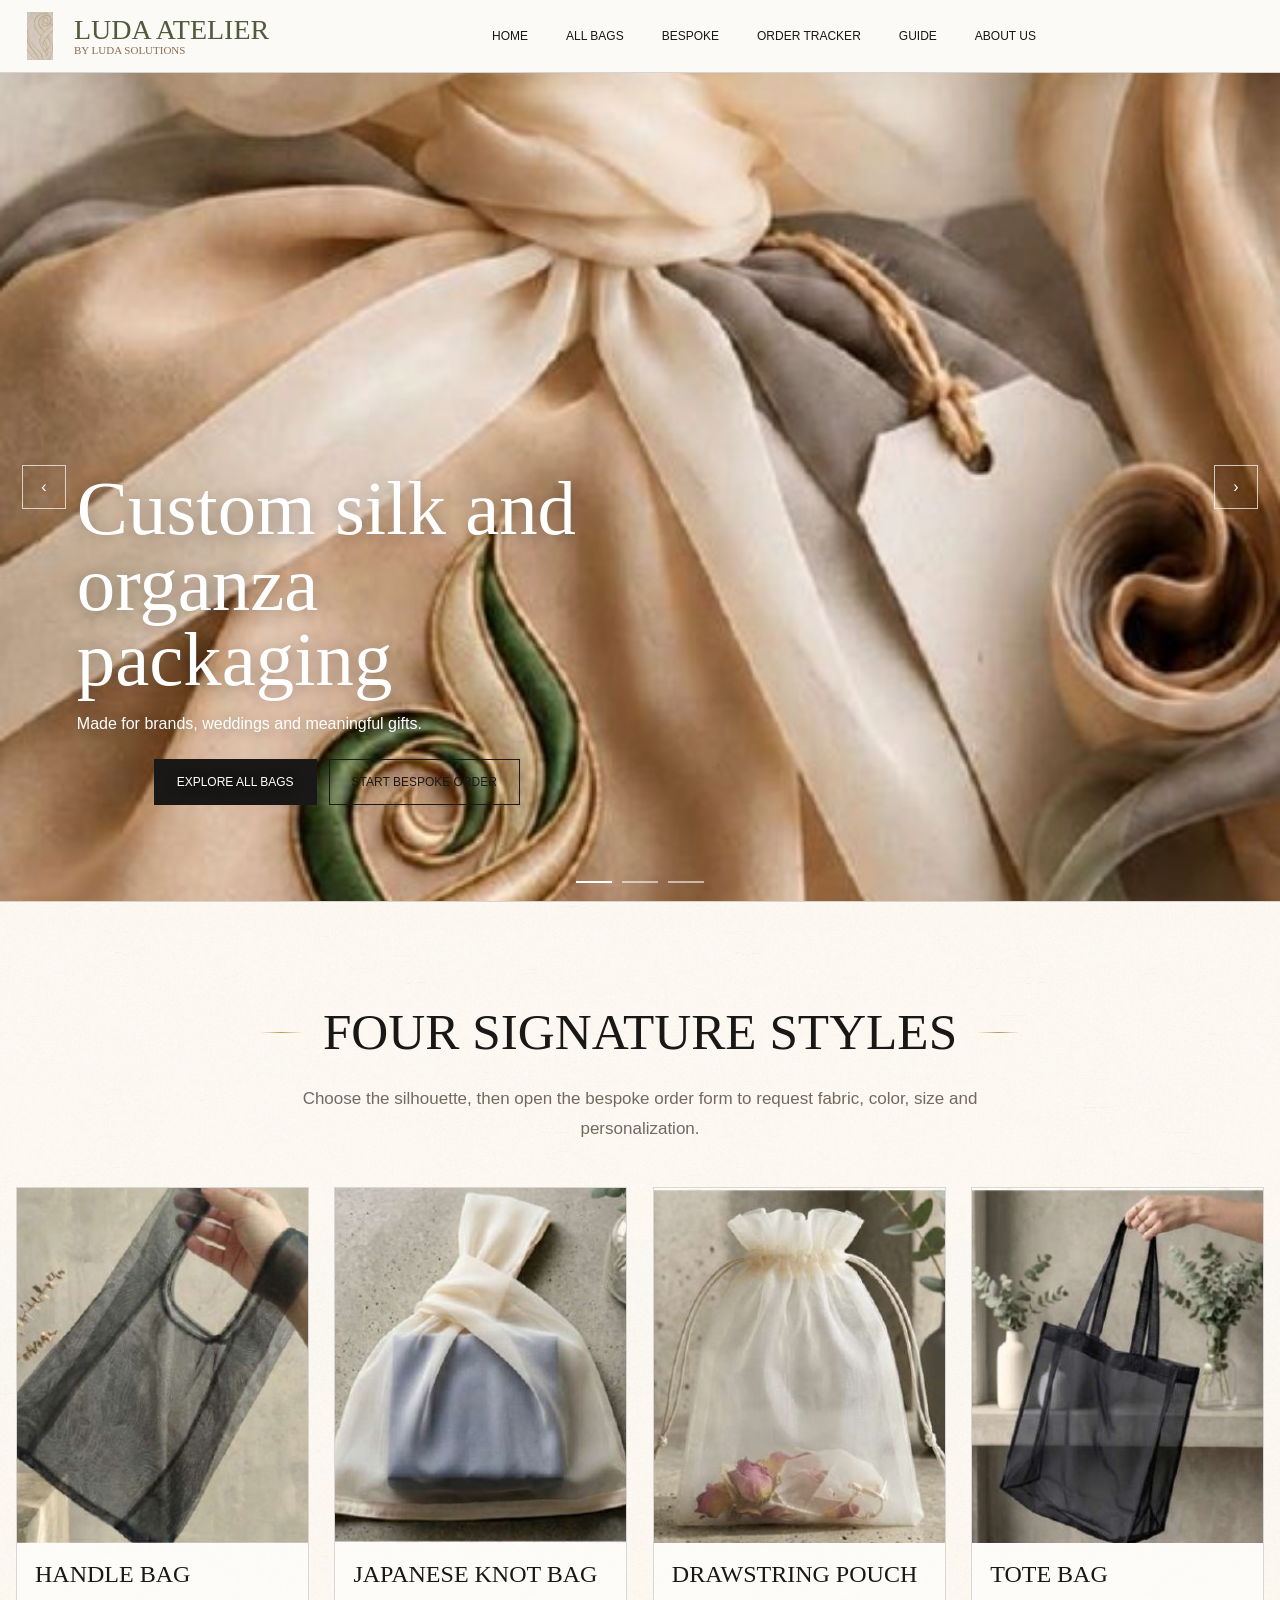
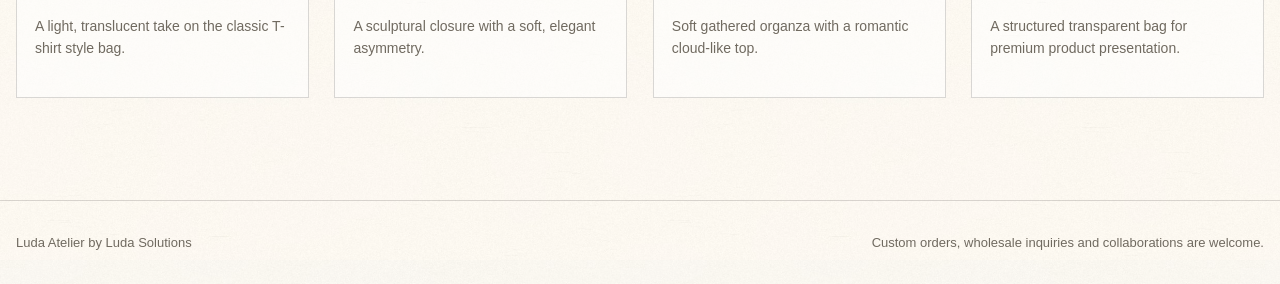
<file: index.html>
<!doctype html>
<html lang="en">
  <head>
    <meta charset="utf-8">
    <meta name="viewport" content="width=device-width, initial-scale=1">
    <title>Luda Atelier | Custom Silk & Organza Bags</title>
    <meta name="description" content="Custom silk and organza packaging for brands, weddings and special events.">
    <link rel="stylesheet" href="assets/css/style.css">
  </head>
  <body>
    <div data-header></div>

    <main>
      <section class="hero-carousel js-carousel" aria-label="Featured announcements">
        <div class="carousel-track">
          <article class="carousel-slide is-active">
            <img src="assets/images/hero-pouch.jpg" alt="Champagne silk pouch with embroidered Luda monogram">
            <div class="slide-copy">
              <h1>Custom silk and organza packaging</h1>
              <p>Made for brands, weddings and meaningful gifts.</p>
              <div class="button-row">
                <a class="text-button" href="all-bags.html">Explore all bags</a>
                <a class="outline-button" href="bespoke.html">Start bespoke order</a>
              </div>
            </div>
          </article>
          <article class="carousel-slide">
            <img src="assets/images/wedding-gifts.jpg" alt="Soft wedding gift bags with bridal accessories">
            <div class="slide-copy dark">
              <h1>Wedding gift bags</h1>
              <p>Add new campaign images here when you have offers, launches or limited editions.</p>
              <div class="button-row">
                <a class="text-button" href="all-bags.html">Explore all bags</a>
                <a class="outline-button" href="bespoke.html">Start bespoke order</a>
              </div>
            </div>
          </article>
          <article class="carousel-slide">
            <img src="assets/images/brand-bags.jpg" alt="Blue organza brand bags with product packaging">
            <div class="slide-copy">
              <h1>Packaging that feels personal</h1>
              <p>Logo embroidery, initials, labels, bows and custom colors.</p>
              <div class="button-row">
                <a class="text-button" href="all-bags.html">Explore all bags</a>
                <a class="outline-button" href="bespoke.html">Start bespoke order</a>
              </div>
            </div>
          </article>
        </div>
        <button class="carousel-control prev" type="button" aria-label="Previous slide">&lsaquo;</button>
        <button class="carousel-control next" type="button" aria-label="Next slide">&rsaquo;</button>
        <div class="carousel-dots" aria-label="Slide navigation"></div>
      </section>

      <section class="page section" id="all-bags">
        <div class="section-head">
          <h2 class="section-line"><span>Four signature styles</span></h2>
          <p class="lead">Choose the silhouette, then open the bespoke order form to request fabric, color, size and personalization.</p>
        </div>

        <div class="product-grid">
          <article class="product-card js-hover-gallery" data-gallery="assets/images/handle-bag.jpg|assets/images/brand-bags.jpg|assets/images/corporate-gifts.jpg">
            <a class="product-link" href="bespoke.html?product=handle-bag" data-jetform-order data-product="Handle bag">
              <div class="product-image">
                <img class="js-gallery-image" src="assets/images/handle-bag.jpg" alt="Handle bag">
                <div class="hover-controls">
                  <button class="gallery-prev" type="button" aria-label="Previous image">&lsaquo;</button>
                  <button class="gallery-next" type="button" aria-label="Next image">&rsaquo;</button>
                </div>
              </div>
              <div class="product-copy">
                <h3>Handle bag</h3>
                <p>A light, translucent take on the classic T-shirt style bag.</p>
              </div>
            </a>
          </article>

          <article class="product-card js-hover-gallery" data-gallery="assets/images/knot-bag.jpg|assets/images/hero-pouch.jpg|assets/images/wedding-gifts.jpg">
            <a class="product-link" href="bespoke.html?product=japanese-knot-bag" data-jetform-order data-product="Japanese knot bag">
              <div class="product-image">
                <img class="js-gallery-image" src="assets/images/knot-bag.jpg" alt="Japanese knot bag">
                <div class="hover-controls">
                  <button class="gallery-prev" type="button" aria-label="Previous image">&lsaquo;</button>
                  <button class="gallery-next" type="button" aria-label="Next image">&rsaquo;</button>
                </div>
              </div>
              <div class="product-copy">
                <h3>Japanese knot bag</h3>
                <p>A sculptural closure with a soft, elegant asymmetry.</p>
              </div>
            </a>
          </article>

          <article class="product-card js-hover-gallery" data-gallery="assets/images/drawstring-pouch.jpg|assets/images/wedding-gifts.jpg|assets/images/fabric-silk.jpg">
            <a class="product-link" href="bespoke.html?product=drawstring-pouch" data-jetform-order data-product="Drawstring pouch">
              <div class="product-image">
                <img class="js-gallery-image" src="assets/images/drawstring-pouch.jpg" alt="Drawstring pouch">
                <div class="hover-controls">
                  <button class="gallery-prev" type="button" aria-label="Previous image">&lsaquo;</button>
                  <button class="gallery-next" type="button" aria-label="Next image">&rsaquo;</button>
                </div>
              </div>
              <div class="product-copy">
                <h3>Drawstring pouch</h3>
                <p>Soft gathered organza with a romantic cloud-like top.</p>
              </div>
            </a>
          </article>

          <article class="product-card js-hover-gallery" data-gallery="assets/images/tote-bag.jpg|assets/images/corporate-gifts.jpg|assets/images/brand-bags.jpg">
            <a class="product-link" href="bespoke.html?product=tote-bag" data-jetform-order data-product="Tote bag">
              <div class="product-image">
                <img class="js-gallery-image" src="assets/images/tote-bag.jpg" alt="Tote bag">
                <div class="hover-controls">
                  <button class="gallery-prev" type="button" aria-label="Previous image">&lsaquo;</button>
                  <button class="gallery-next" type="button" aria-label="Next image">&rsaquo;</button>
                </div>
              </div>
              <div class="product-copy">
                <h3>Tote bag</h3>
                <p>A structured transparent bag for premium product presentation.</p>
              </div>
            </a>
          </article>
        </div>
      </section>
    </main>

    <footer class="site-footer">
      <div class="footer-inner">
        <span>Luda Atelier by Luda Solutions</span>
        <span>Custom orders, wholesale inquiries and collaborations are welcome.</span>
      </div>
    </footer>
    <script src="assets/js/site.js"></script>
  </body>
</html>
</file>
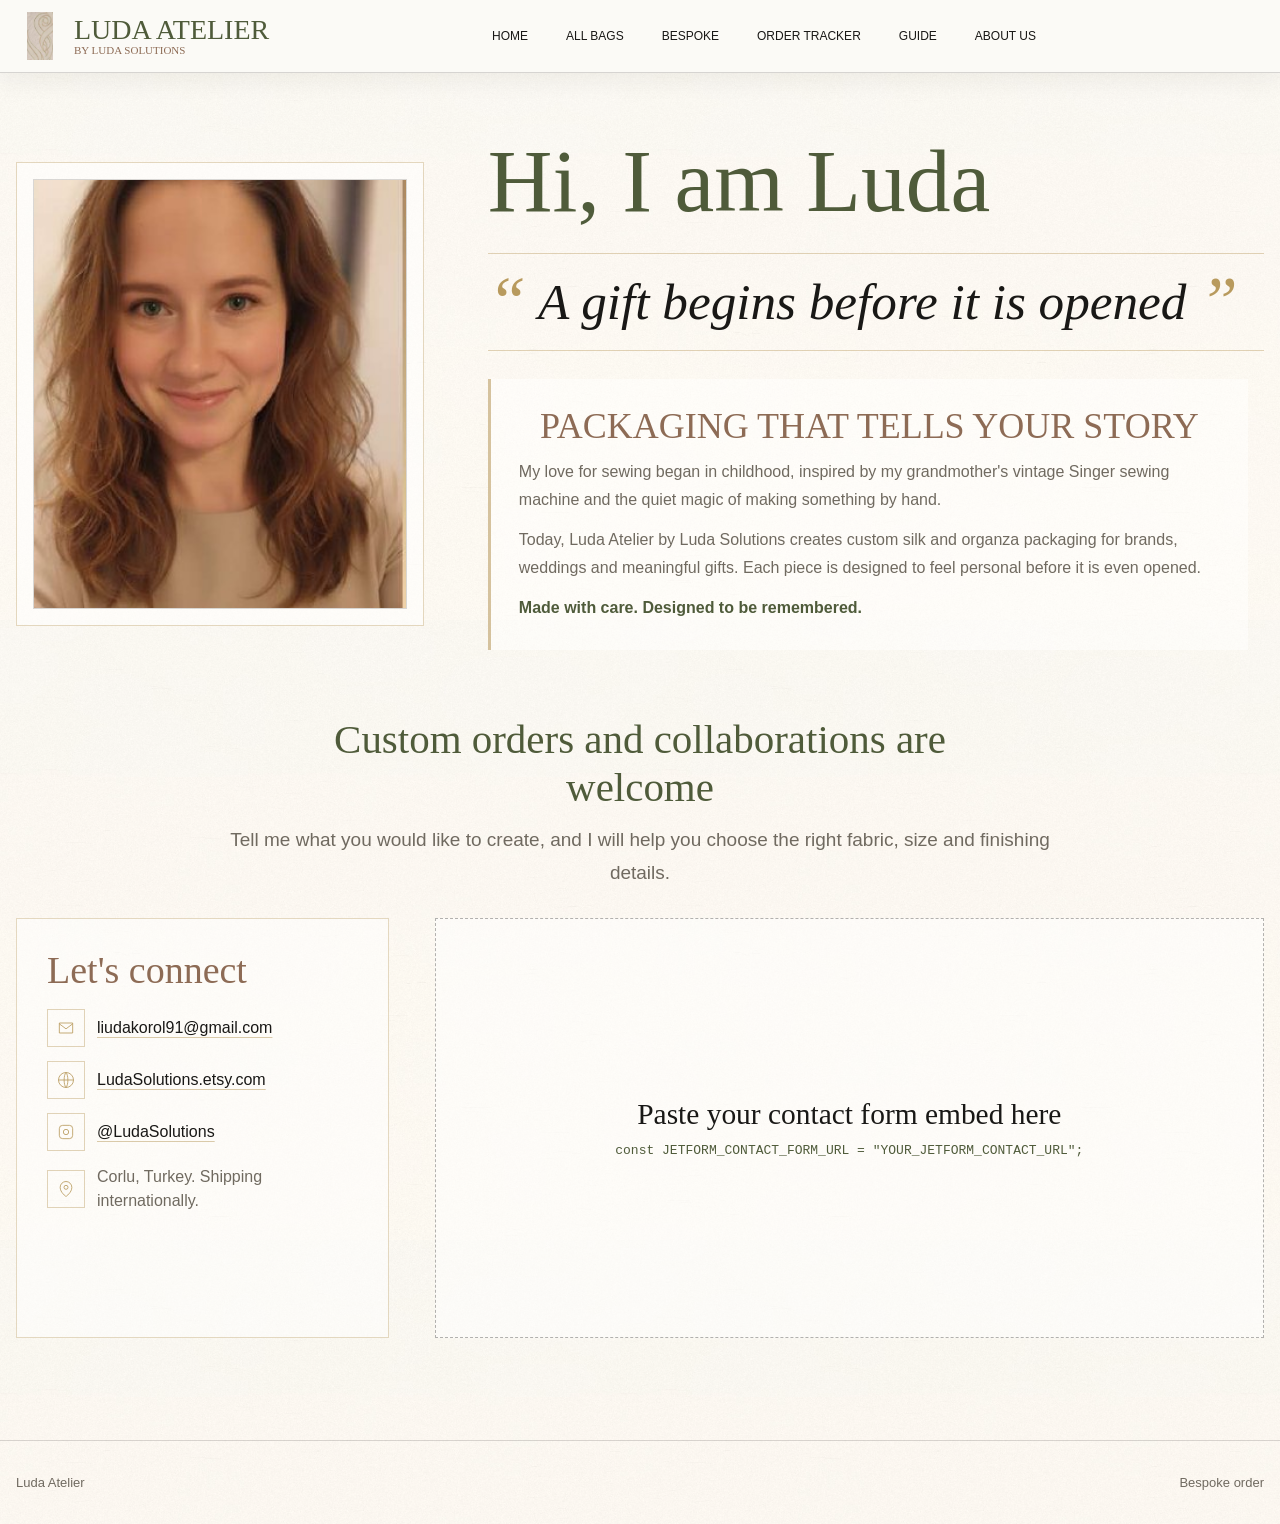
<file: about-us.html>
<!doctype html>
<html lang="en">
  <head>
    <meta charset="utf-8">
    <meta name="viewport" content="width=device-width, initial-scale=1">
    <title>About Us | Luda Atelier</title>
    <meta name="description" content="Meet Luda, founder of Luda Atelier by Luda Solutions.">
    <link rel="stylesheet" href="assets/css/style.css">
  </head>
  <body>
    <div data-header></div>

    <main class="page">
      <section class="section owner-story" id="meet-owner">
        <figure class="owner-photo-frame">
          <img class="owner-photo" src="assets/images/founder.jpg" alt="Luda, founder of Luda Atelier">
        </figure>

        <div class="owner-copy">
          <h1>Hi, I am Luda</h1>
          <blockquote class="owner-quote">
            <span class="quote-mark">&ldquo;</span>
            A gift begins before it is opened
            <span class="quote-mark">&rdquo;</span>
          </blockquote>
          <div class="owner-note">
            <h2>Packaging that tells your story</h2>
            <p>My love for sewing began in childhood, inspired by my grandmother's vintage Singer sewing machine and the quiet magic of making something by hand.</p>
            <p>Today, Luda Atelier by Luda Solutions creates custom silk and organza packaging for brands, weddings and meaningful gifts. Each piece is designed to feel personal before it is even opened.</p>
            <p><strong>Made with care. Designed to be remembered.</strong></p>
          </div>
        </div>
      </section>

      <section class="section owner-contact-section" id="contact-form">
        <div class="owner-contact-intro">
          <h2>Custom orders and collaborations are welcome</h2>
          <p>Tell me what you would like to create, and I will help you choose the right fabric, size and finishing details.</p>
        </div>

        <div class="owner-contact-grid">
          <aside class="connect-card">
            <h3>Let's connect</h3>
            <div class="contact-list">
              <div class="contact-item">
                <svg viewBox="0 0 24 24" fill="none" stroke="currentColor" aria-hidden="true"><path d="M4 6h16v12H4z"></path><path d="m4 7 8 6 8-6"></path></svg>
                <a href="mailto:liudakorol91@gmail.com">liudakorol91@gmail.com</a>
              </div>
              <div class="contact-item">
                <svg viewBox="0 0 24 24" fill="none" stroke="currentColor" aria-hidden="true"><circle cx="12" cy="12" r="9"></circle><path d="M3 12h18"></path><path d="M12 3c3 3.2 3 14.8 0 18"></path><path d="M12 3c-3 3.2-3 14.8 0 18"></path></svg>
                <a href="https://LudaSolutions.etsy.com">LudaSolutions.etsy.com</a>
              </div>
              <div class="contact-item">
                <svg viewBox="0 0 24 24" fill="none" stroke="currentColor" aria-hidden="true"><rect x="4" y="4" width="16" height="16" rx="4"></rect><circle cx="12" cy="12" r="3.2"></circle><path d="M17.5 6.5h.01"></path></svg>
                <a href="https://www.instagram.com/LudaSolutions">@LudaSolutions</a>
              </div>
              <div class="contact-item">
                <svg viewBox="0 0 24 24" fill="none" stroke="currentColor" aria-hidden="true"><path d="M12 21s7-4.8 7-11a7 7 0 1 0-14 0c0 6.2 7 11 7 11Z"></path><circle cx="12" cy="10" r="2.4"></circle></svg>
                <span>Corlu, Turkey. Shipping internationally.</span>
              </div>
            </div>
          </aside>

          <div class="jetform-box contact-form-card">
            <iframe data-jetform-contact-frame hidden title="Luda Atelier contact form"></iframe>
            <div data-jetform-contact-placeholder>
              <h3>Paste your contact form embed here</h3>
              <code>const JETFORM_CONTACT_FORM_URL = "YOUR_JETFORM_CONTACT_URL";</code>
            </div>
          </div>
        </div>
      </section>
    </main>

    <footer class="site-footer"><div class="footer-inner"><span>Luda Atelier</span><a href="bespoke.html">Bespoke order</a></div></footer>
    <script src="assets/js/site.js"></script>
  </body>
</html>
</file>
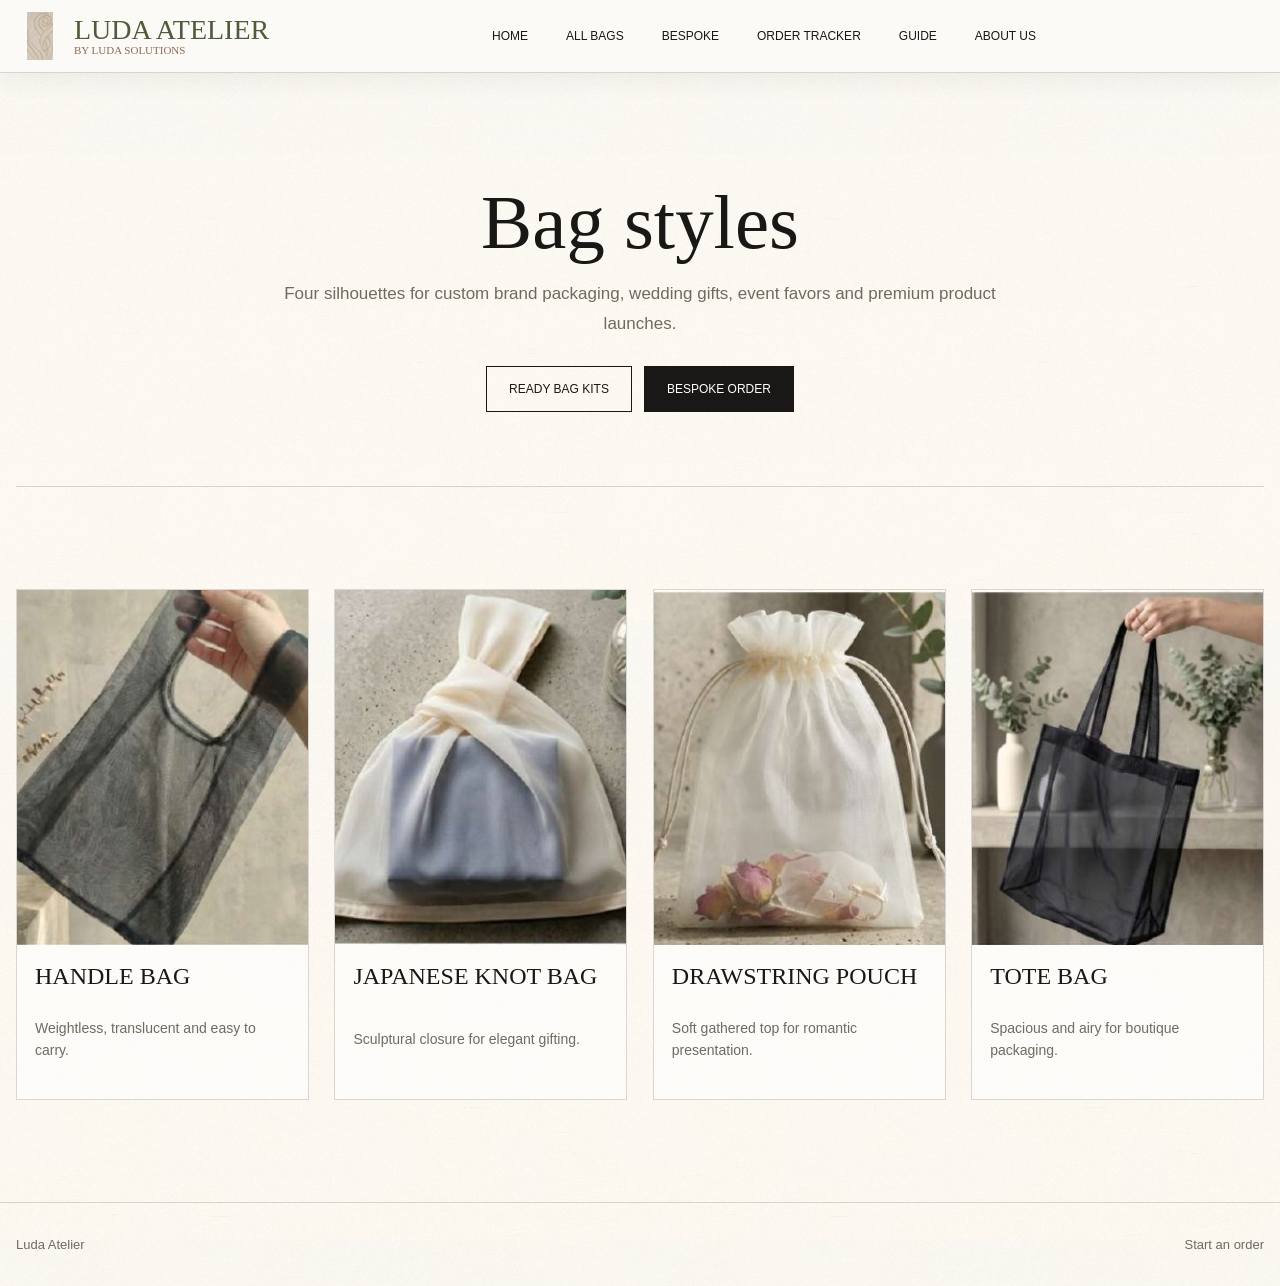
<file: all-bags.html>
<!doctype html>
<html lang="en">
  <head>
    <meta charset="utf-8">
    <meta name="viewport" content="width=device-width, initial-scale=1">
    <title>All Bags | Luda Atelier</title>
    <meta name="description" content="Explore all custom silk and organza bag styles by Luda Atelier.">
    <link rel="stylesheet" href="assets/css/style.css">
  </head>
  <body>
    <div data-header></div>

    <main class="page">
      <section class="page-hero">
        <div>
          <h1>Bag styles</h1>
          <p class="lead">Four silhouettes for custom brand packaging, wedding gifts, event favors and premium product launches.</p>
          <div class="button-row">
            <a class="outline-button" href="ready-bag-kits.html">Ready bag kits</a>
            <a class="text-button" href="bespoke.html">Bespoke order</a>
          </div>
        </div>
      </section>

      <section class="section" id="bag-styles">
        <div class="product-grid">
          <article class="product-card js-hover-gallery" data-gallery="assets/images/handle-bag.jpg|assets/images/brand-bags.jpg|assets/images/corporate-gifts.jpg">
            <a class="product-link" href="bespoke.html?product=handle-bag" data-jetform-order data-product="Handle bag">
              <div class="product-image">
                <img class="js-gallery-image" src="assets/images/handle-bag.jpg" alt="Handle bag">
                <div class="hover-controls"><button class="gallery-prev" type="button">&lsaquo;</button><button class="gallery-next" type="button">&rsaquo;</button></div>
              </div>
              <div class="product-copy"><h3>Handle bag</h3><p>Weightless, translucent and easy to carry.</p></div>
            </a>
          </article>

          <article class="product-card js-hover-gallery" data-gallery="assets/images/knot-bag.jpg|assets/images/hero-pouch.jpg|assets/images/wedding-gifts.jpg">
            <a class="product-link" href="bespoke.html?product=japanese-knot-bag" data-jetform-order data-product="Japanese knot bag">
              <div class="product-image">
                <img class="js-gallery-image" src="assets/images/knot-bag.jpg" alt="Japanese knot bag">
                <div class="hover-controls"><button class="gallery-prev" type="button">&lsaquo;</button><button class="gallery-next" type="button">&rsaquo;</button></div>
              </div>
              <div class="product-copy"><h3>Japanese knot bag</h3><p>Sculptural closure for elegant gifting.</p></div>
            </a>
          </article>

          <article class="product-card js-hover-gallery" data-gallery="assets/images/drawstring-pouch.jpg|assets/images/wedding-gifts.jpg|assets/images/fabric-silk.jpg">
            <a class="product-link" href="bespoke.html?product=drawstring-pouch" data-jetform-order data-product="Drawstring pouch">
              <div class="product-image">
                <img class="js-gallery-image" src="assets/images/drawstring-pouch.jpg" alt="Drawstring pouch">
                <div class="hover-controls"><button class="gallery-prev" type="button">&lsaquo;</button><button class="gallery-next" type="button">&rsaquo;</button></div>
              </div>
              <div class="product-copy"><h3>Drawstring pouch</h3><p>Soft gathered top for romantic presentation.</p></div>
            </a>
          </article>

          <article class="product-card js-hover-gallery" data-gallery="assets/images/tote-bag.jpg|assets/images/corporate-gifts.jpg|assets/images/brand-bags.jpg">
            <a class="product-link" href="bespoke.html?product=tote-bag" data-jetform-order data-product="Tote bag">
              <div class="product-image">
                <img class="js-gallery-image" src="assets/images/tote-bag.jpg" alt="Tote bag">
                <div class="hover-controls"><button class="gallery-prev" type="button">&lsaquo;</button><button class="gallery-next" type="button">&rsaquo;</button></div>
              </div>
              <div class="product-copy"><h3>Tote bag</h3><p>Spacious and airy for boutique packaging.</p></div>
            </a>
          </article>
        </div>
      </section>
    </main>

    <footer class="site-footer"><div class="footer-inner"><span>Luda Atelier</span><a href="bespoke.html">Start an order</a></div></footer>
    <script src="assets/js/site.js"></script>
  </body>
</html>
</file>
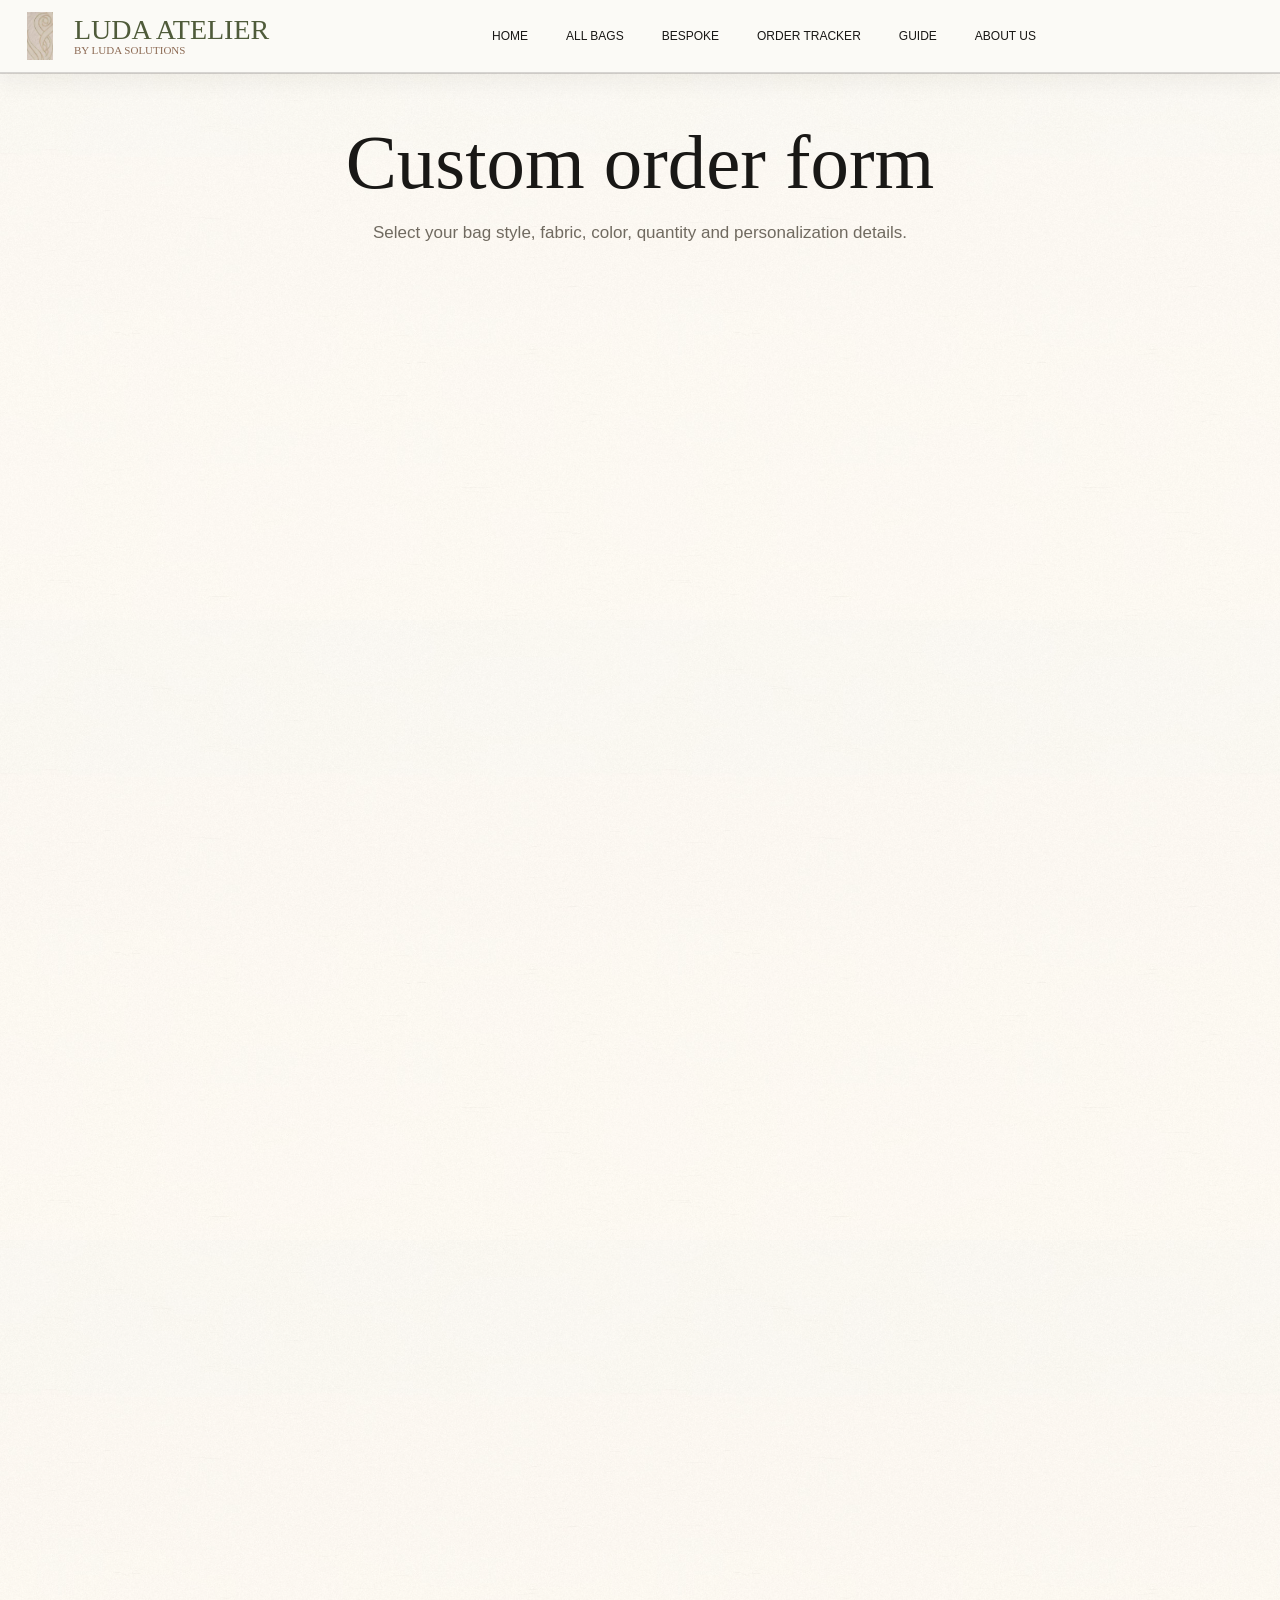
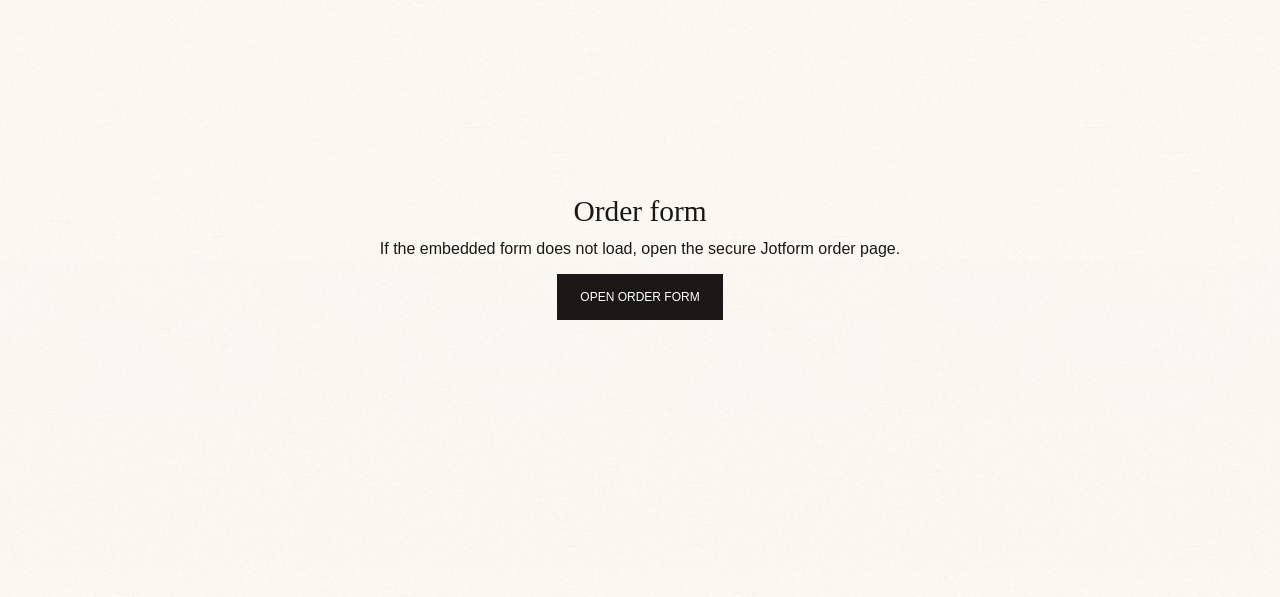
<file: bespoke.html>
<!doctype html>
<html lang="en">
  <head>
    <meta charset="utf-8">
    <meta name="viewport" content="width=device-width, initial-scale=1">
    <title>Bespoke Order | Luda Atelier</title>
    <meta name="description" content="Place a bespoke custom bag order with Luda Atelier.">
    <link rel="stylesheet" href="assets/css/style.css">
  </head>
  <body>
    <div data-header></div>

    <main class="jetform-page">
      <section class="jetform-full" id="jetform-order">
        <div class="jetform-full-head">
          <h1>Custom order form</h1>
          <p class="lead">Select your bag style, fabric, color, quantity and personalization details.</p>
        </div>

        <div class="jetform-frame-wrap">
          <iframe
            id="JotFormIFrame-260806431872054"
            data-jetform-order-frame
            data-jotform-form-id="260806431872054"
            src="https://form.jotform.com/LudaSolutions/OrderForm"
            title="Luda Atelier bespoke order form"
            loading="eager"
            scrolling="auto"
            allow="geolocation; microphone; camera; fullscreen; payment"
          ></iframe>
          <div class="form-placeholder" data-jetform-order-placeholder hidden>
            <div>
              <h3>Order form</h3>
              <p>If the embedded form does not load, open the secure Jotform order page.</p>
              <a class="text-button" href="https://form.jotform.com/LudaSolutions/OrderForm">Open order form</a>
            </div>
          </div>
        </div>
      </section>
    </main>

    <script>
      (function () {
        var frame = document.querySelector("[data-jetform-order-frame]");
        if (!frame) return;
        var product = new URLSearchParams(window.location.search).get("product");
        if (!product) return;
        var formUrl = new URL(frame.src);
        formUrl.searchParams.set("product", product);
        frame.src = formUrl.toString();
      })();
    </script>
    <script src="assets/js/site.js"></script>
  </body>
</html>
</file>
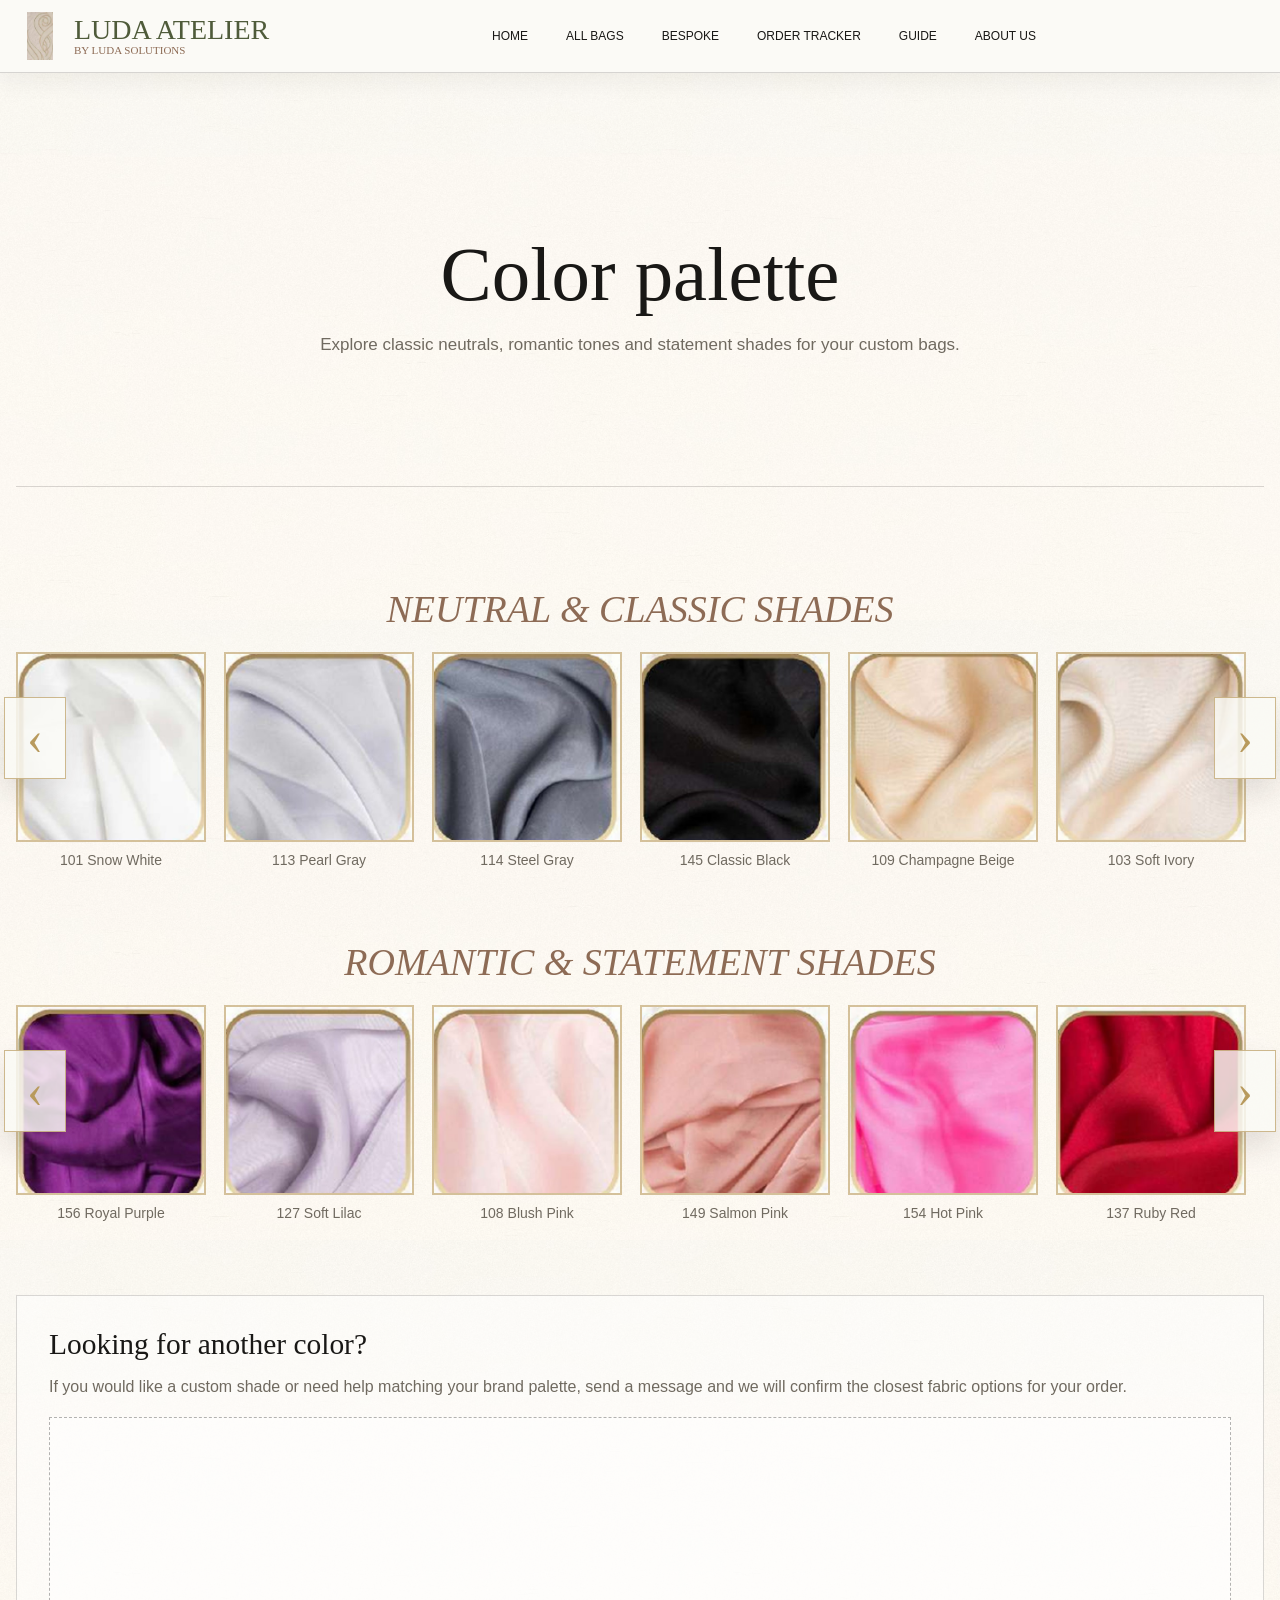
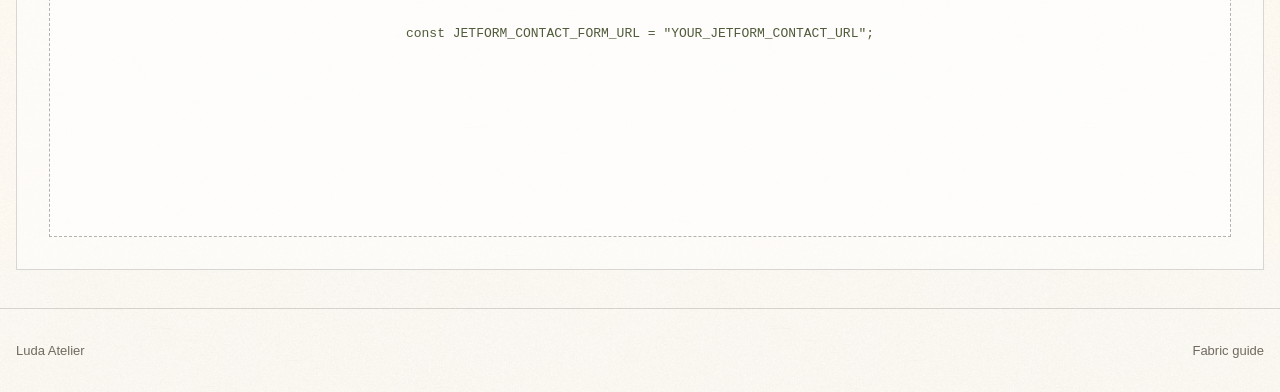
<file: color-palette.html>
<!doctype html>
<html lang="en">
  <head>
    <meta charset="utf-8">
    <meta name="viewport" content="width=device-width, initial-scale=1">
    <title>Color Palette | Luda Atelier</title>
    <meta name="description" content="Fabric color palette for custom Luda Atelier bags.">
    <link rel="stylesheet" href="assets/css/style.css">
  </head>
  <body>
    <div data-header></div>

    <main class="page">
      <section class="page-hero">
        <div>
          <h1>Color palette</h1>
          <p class="lead">Explore classic neutrals, romantic tones and statement shades for your custom bags.</p>
        </div>
      </section>

      <section class="section color-section">
        <div class="color-strip-wrap js-color-strip">
          <h2 class="color-strip-title">Neutral & Classic Shades</h2>
          <div class="color-strip">
            <article class="color-card"><img src="assets/images/color-snow-white.jpg" alt="Snow White fabric"><p>101 Snow White</p></article>
            <article class="color-card"><img src="assets/images/color-pearl-gray.jpg" alt="Pearl Gray fabric"><p>113 Pearl Gray</p></article>
            <article class="color-card"><img src="assets/images/color-steel-gray.jpg" alt="Steel Gray fabric"><p>114 Steel Gray</p></article>
            <article class="color-card"><img src="assets/images/color-classic-black.jpg" alt="Classic Black fabric"><p>145 Classic Black</p></article>
            <article class="color-card"><img src="assets/images/color-champagne-beige.jpg" alt="Champagne Beige fabric"><p>109 Champagne Beige</p></article>
            <article class="color-card"><img src="assets/images/color-soft-ivory.jpg" alt="Soft Ivory fabric"><p>103 Soft Ivory</p></article>
            <article class="color-card"><img src="assets/images/color-light-mocha-brown.jpg" alt="Light Mocha Brown fabric"><p>148 Light Mocha Brown</p></article>
            <article class="color-card"><img src="assets/images/color-dark-chocolate-brown.jpg" alt="Dark Chocolate Brown fabric"><p>161 Dark Chocolate Brown</p></article>
            <article class="color-card"><img src="assets/images/color-turquoise-blue.jpg" alt="Turquoise Blue fabric"><p>152 Turquoise Blue</p></article>
            <article class="color-card"><img src="assets/images/color-indigo-blue.jpg" alt="Indigo Blue fabric"><p>119 Indigo Blue</p></article>
            <article class="color-card"><img src="assets/images/color-royal-blue.jpg" alt="Royal Blue fabric"><p>153 Royal Blue</p></article>
            <article class="color-card"><img src="assets/images/color-navy-blue.jpg" alt="Navy Blue fabric"><p>160 Navy Blue</p></article>
          </div>
          <div class="strip-nav">
            <button class="strip-button strip-prev" type="button" aria-label="Previous neutral colors">&lsaquo;</button>
            <button class="strip-button strip-next" type="button" aria-label="Next neutral colors">&rsaquo;</button>
          </div>
        </div>

        <div class="color-strip-wrap js-color-strip">
          <h2 class="color-strip-title">Romantic & Statement Shades</h2>
          <div class="color-strip">
            <article class="color-card"><img src="assets/images/color-royal-purple.jpg" alt="Royal Purple fabric"><p>156 Royal Purple</p></article>
            <article class="color-card"><img src="assets/images/color-soft-lilac.jpg" alt="Soft Lilac fabric"><p>127 Soft Lilac</p></article>
            <article class="color-card"><img src="assets/images/color-blush-pink.jpg" alt="Blush Pink fabric"><p>108 Blush Pink</p></article>
            <article class="color-card"><img src="assets/images/color-salmon-pink.jpg" alt="Salmon Pink fabric"><p>149 Salmon Pink</p></article>
            <article class="color-card"><img src="assets/images/color-hot-pink.jpg" alt="Hot Pink fabric"><p>154 Hot Pink</p></article>
            <article class="color-card"><img src="assets/images/color-ruby-red.jpg" alt="Ruby Red fabric"><p>137 Ruby Red</p></article>
            <article class="color-card"><img src="assets/images/color-peach-orange.jpg" alt="Peach Orange fabric"><p>133 Peach Orange</p></article>
            <article class="color-card"><img src="assets/images/color-soft-gold.jpg" alt="Soft Gold fabric"><p>120 Soft Gold</p></article>
            <article class="color-card"><img src="assets/images/color-butter-yellow.jpg" alt="Butter Yellow fabric"><p>132 Butter Yellow</p></article>
            <article class="color-card"><img src="assets/images/color-fresh-green.jpg" alt="Fresh Green fabric"><p>159 Fresh Green</p></article>
            <article class="color-card"><img src="assets/images/color-emerald-green.jpg" alt="Emerald Green fabric"><p>131 Emerald Green</p></article>
            <article class="color-card"><img src="assets/images/color-olive-green.jpg" alt="Olive Green fabric"><p>129 Olive Green</p></article>
          </div>
          <div class="strip-nav">
            <button class="strip-button strip-prev" type="button" aria-label="Previous romantic colors">&lsaquo;</button>
            <button class="strip-button strip-next" type="button" aria-label="Next romantic colors">&rsaquo;</button>
          </div>
        </div>

        <div class="info-card" id="custom-color">
          <h3>Looking for another color?</h3>
          <p>If you would like a custom shade or need help matching your brand palette, send a message and we will confirm the closest fabric options for your order.</p>
          <div class="jetform-box">
            <iframe data-jetform-contact-frame hidden title="Luda Atelier color request form"></iframe>
            <div data-jetform-contact-placeholder>
              <code>const JETFORM_CONTACT_FORM_URL = "YOUR_JETFORM_CONTACT_URL";</code>
            </div>
          </div>
        </div>
      </section>
    </main>

    <footer class="site-footer"><div class="footer-inner"><span>Luda Atelier</span><a href="fabric-guide.html">Fabric guide</a></div></footer>
    <script src="assets/js/site.js"></script>
  </body>
</html>
</file>
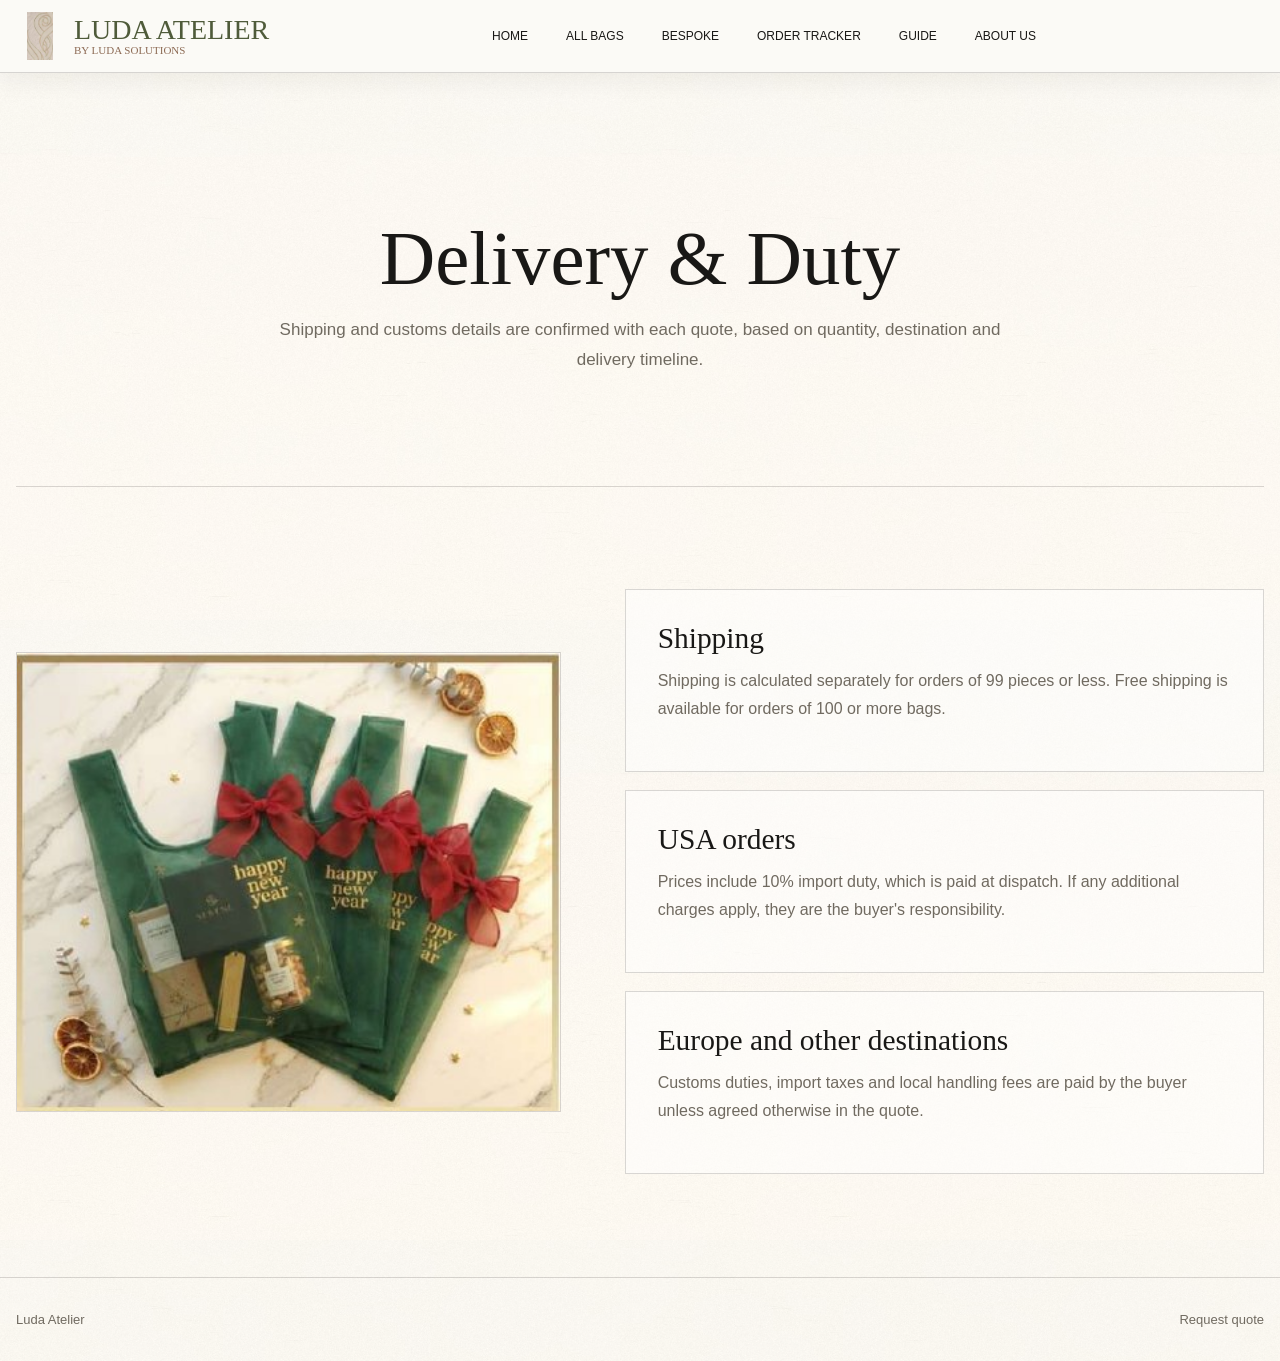
<file: delivery-duty.html>
<!doctype html>
<html lang="en">
  <head>
    <meta charset="utf-8">
    <meta name="viewport" content="width=device-width, initial-scale=1">
    <title>Delivery & Duty | Luda Atelier</title>
    <meta name="description" content="Delivery, customs and import duty information for Luda Atelier orders.">
    <link rel="stylesheet" href="assets/css/style.css">
  </head>
  <body>
    <div data-header></div>

    <main class="page">
      <section class="page-hero">
        <div>
          <h1>Delivery & Duty</h1>
          <p class="lead">Shipping and customs details are confirmed with each quote, based on quantity, destination and delivery timeline.</p>
        </div>
      </section>

      <section class="section">
        <div class="editorial-split">
          <img src="assets/images/corporate-gifts.jpg" alt="Green fabric bags for corporate gifts">
          <div class="info-stack">
            <div class="info-card">
              <h3>Shipping</h3>
              <p>Shipping is calculated separately for orders of 99 pieces or less. Free shipping is available for orders of 100 or more bags.</p>
            </div>
            <div class="info-card">
              <h3>USA orders</h3>
              <p>Prices include 10% import duty, which is paid at dispatch. If any additional charges apply, they are the buyer's responsibility.</p>
            </div>
            <div class="info-card">
              <h3>Europe and other destinations</h3>
              <p>Customs duties, import taxes and local handling fees are paid by the buyer unless agreed otherwise in the quote.</p>
            </div>
          </div>
        </div>
      </section>
    </main>

    <footer class="site-footer"><div class="footer-inner"><span>Luda Atelier</span><a href="bespoke.html">Request quote</a></div></footer>
    <script src="assets/js/site.js"></script>
  </body>
</html>
</file>
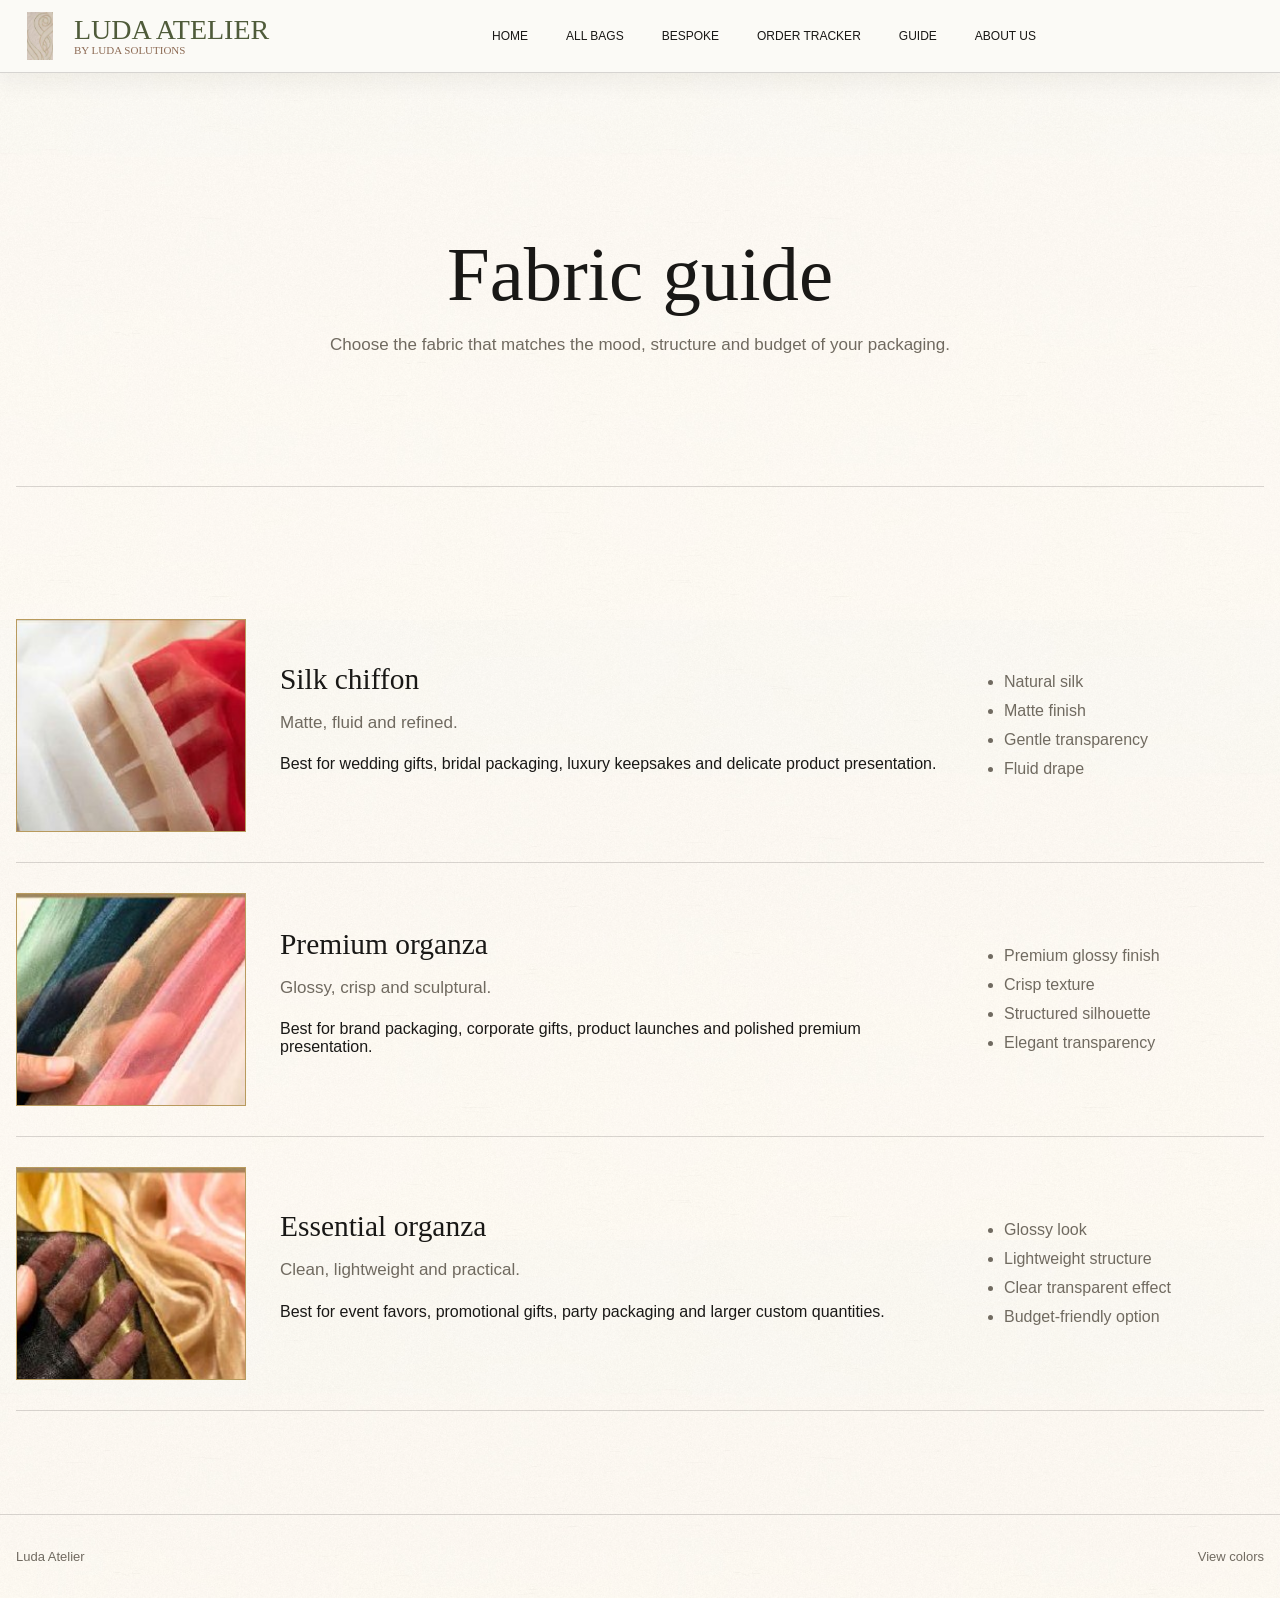
<file: fabric-guide.html>
<!doctype html>
<html lang="en">
  <head>
    <meta charset="utf-8">
    <meta name="viewport" content="width=device-width, initial-scale=1">
    <title>Fabric Guide | Luda Atelier</title>
    <meta name="description" content="Silk chiffon, premium organza and essential organza fabric guide.">
    <link rel="stylesheet" href="assets/css/style.css">
  </head>
  <body>
    <div data-header></div>

    <main class="page">
      <section class="page-hero">
        <div>
          <h1>Fabric guide</h1>
          <p class="lead">Choose the fabric that matches the mood, structure and budget of your packaging.</p>
        </div>
      </section>

      <section class="section">
        <article class="fabric-row">
          <img src="assets/images/fabric-silk.jpg" alt="Silk chiffon fabric">
          <div>
            <h3>Silk chiffon</h3>
            <p class="lead">Matte, fluid and refined.</p>
            <p>Best for wedding gifts, bridal packaging, luxury keepsakes and delicate product presentation.</p>
          </div>
          <ul>
            <li>Natural silk</li>
            <li>Matte finish</li>
            <li>Gentle transparency</li>
            <li>Fluid drape</li>
          </ul>
        </article>

        <article class="fabric-row">
          <img src="assets/images/fabric-premium-organza.jpg" alt="Premium organza fabric">
          <div>
            <h3>Premium organza</h3>
            <p class="lead">Glossy, crisp and sculptural.</p>
            <p>Best for brand packaging, corporate gifts, product launches and polished premium presentation.</p>
          </div>
          <ul>
            <li>Premium glossy finish</li>
            <li>Crisp texture</li>
            <li>Structured silhouette</li>
            <li>Elegant transparency</li>
          </ul>
        </article>

        <article class="fabric-row">
          <img src="assets/images/fabric-essential-organza.jpg" alt="Essential organza fabric">
          <div>
            <h3>Essential organza</h3>
            <p class="lead">Clean, lightweight and practical.</p>
            <p>Best for event favors, promotional gifts, party packaging and larger custom quantities.</p>
          </div>
          <ul>
            <li>Glossy look</li>
            <li>Lightweight structure</li>
            <li>Clear transparent effect</li>
            <li>Budget-friendly option</li>
          </ul>
        </article>
      </section>
    </main>

    <footer class="site-footer"><div class="footer-inner"><span>Luda Atelier</span><a href="color-palette.html">View colors</a></div></footer>
    <script src="assets/js/site.js"></script>
  </body>
</html>
</file>
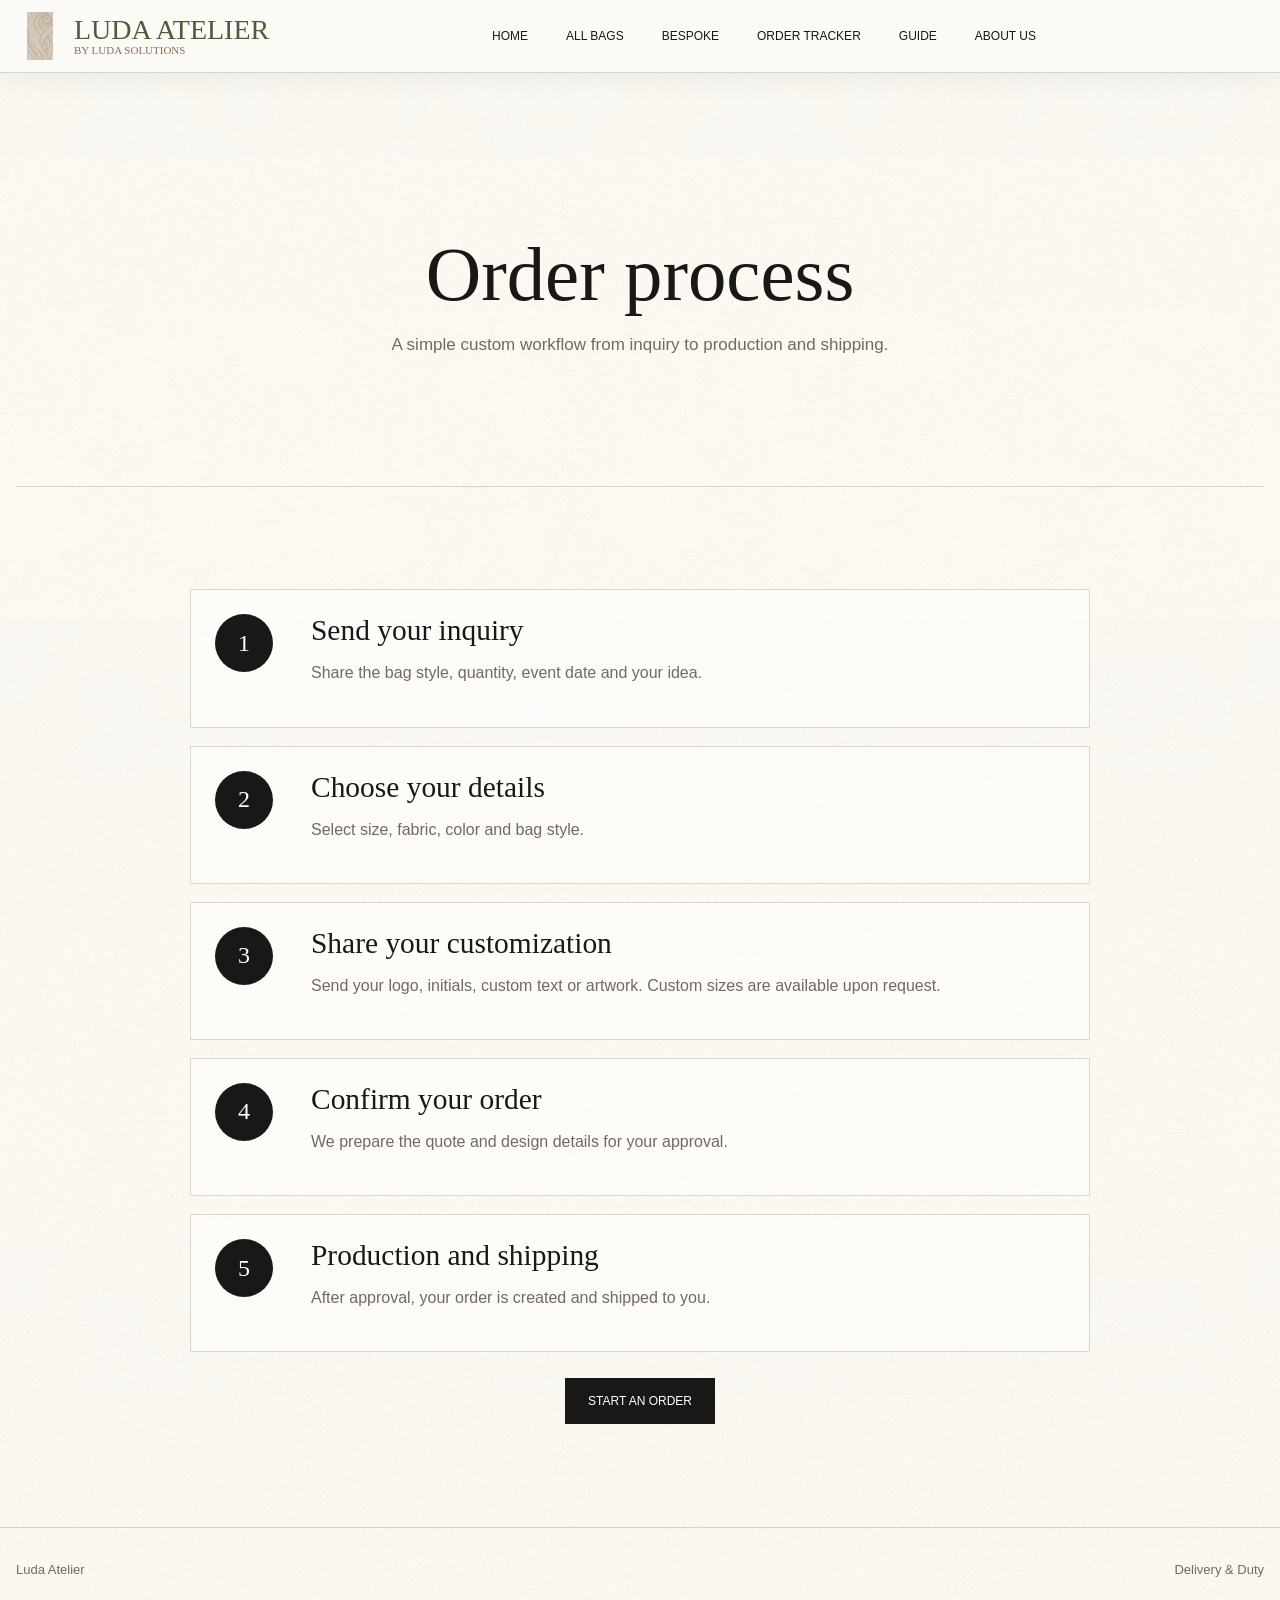
<file: order-process.html>
<!doctype html>
<html lang="en">
  <head>
    <meta charset="utf-8">
    <meta name="viewport" content="width=device-width, initial-scale=1">
    <title>Order Process | Luda Atelier</title>
    <meta name="description" content="How to order custom silk and organza bags from Luda Atelier.">
    <link rel="stylesheet" href="assets/css/style.css">
  </head>
  <body>
    <div data-header></div>

    <main class="page">
      <section class="page-hero">
        <div>
          <h1>Order process</h1>
          <p class="lead">A simple custom workflow from inquiry to production and shipping.</p>
        </div>
      </section>

      <section class="section">
        <div class="process-list">
          <article class="process-step"><strong>1</strong><div><h3>Send your inquiry</h3><p>Share the bag style, quantity, event date and your idea.</p></div></article>
          <article class="process-step"><strong>2</strong><div><h3>Choose your details</h3><p>Select size, fabric, color and bag style.</p></div></article>
          <article class="process-step"><strong>3</strong><div><h3>Share your customization</h3><p>Send your logo, initials, custom text or artwork. Custom sizes are available upon request.</p></div></article>
          <article class="process-step"><strong>4</strong><div><h3>Confirm your order</h3><p>We prepare the quote and design details for your approval.</p></div></article>
          <article class="process-step"><strong>5</strong><div><h3>Production and shipping</h3><p>After approval, your order is created and shipped to you.</p></div></article>
        </div>
        <div class="button-row">
          <a class="text-button" href="bespoke.html">Start an order</a>
        </div>
      </section>
    </main>

    <footer class="site-footer"><div class="footer-inner"><span>Luda Atelier</span><a href="delivery-duty.html">Delivery & Duty</a></div></footer>
    <script src="assets/js/site.js"></script>
  </body>
</html>
</file>
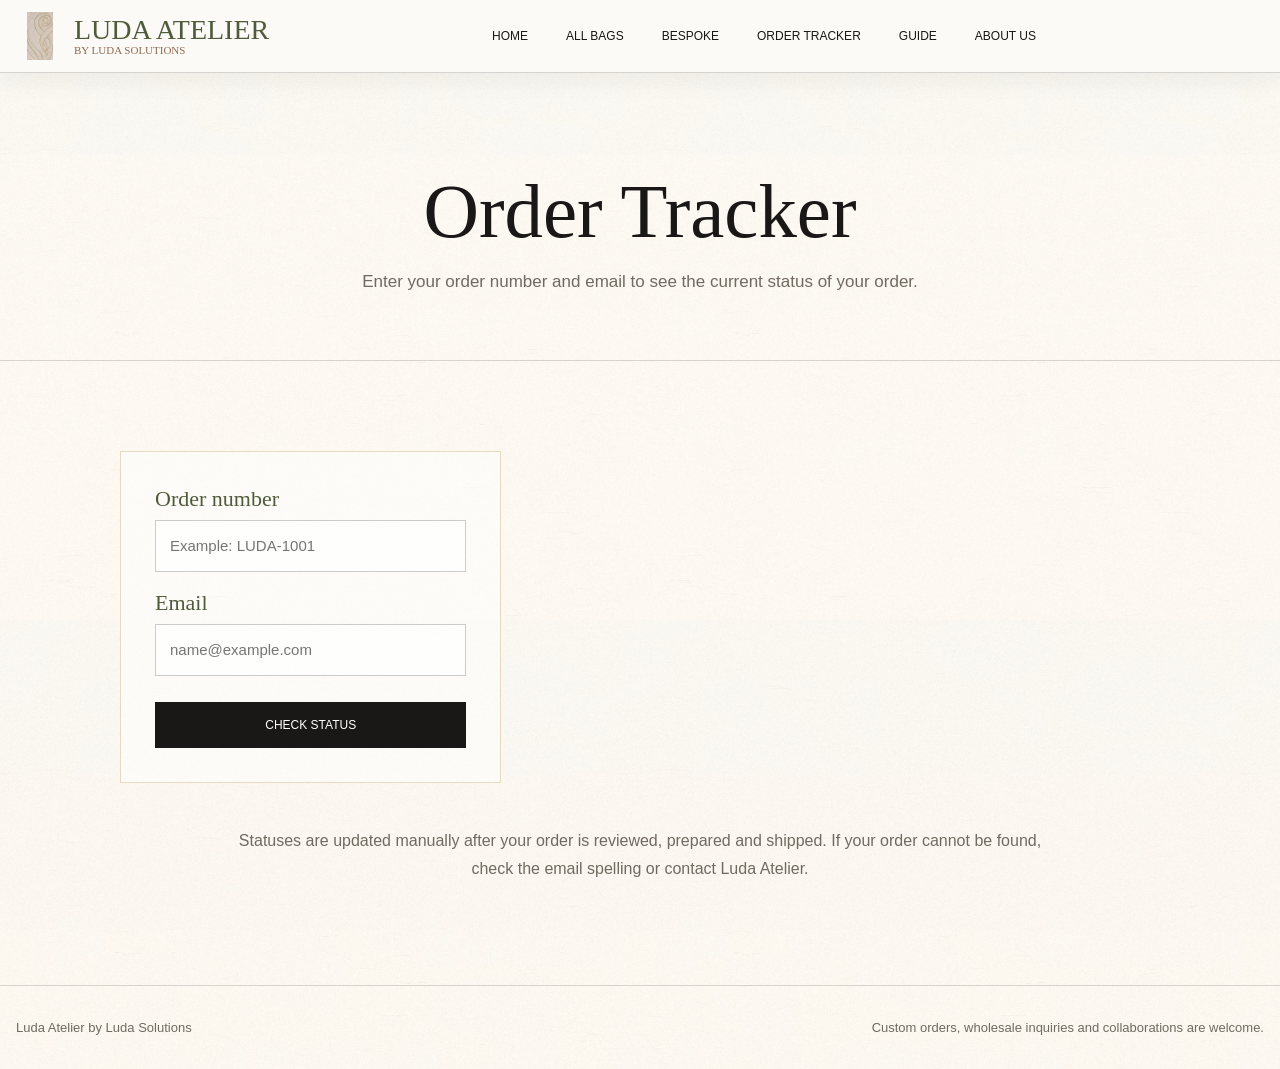
<file: order-tracker.html>
<!doctype html>
<html lang="en">
  <head>
    <meta charset="utf-8">
    <meta name="viewport" content="width=device-width, initial-scale=1">
    <title>Order Tracker | Luda Atelier</title>
    <meta name="description" content="Check the current status of your Luda Atelier order.">
    <link rel="stylesheet" href="assets/css/style.css">
  </head>
  <body>
    <div data-header></div>

    <main>
      <section class="page-hero compact-hero tracker-hero">
        <div>
          <h1>Order Tracker</h1>
          <p class="lead">Enter your order number and email to see the current status of your order.</p>
        </div>
      </section>

      <section class="page section tracker-section">
        <div class="tracker-layout">
          <form class="tracker-form" data-order-tracker-form>
            <label>
              <span>Order number</span>
              <input type="text" name="orderNumber" autocomplete="off" placeholder="Example: LUDA-1001" required>
            </label>
            <label>
              <span>Email</span>
              <input type="email" name="email" autocomplete="email" placeholder="name@example.com" required>
            </label>
            <button class="text-button tracker-submit" type="submit">Check status</button>
          </form>

          <div class="tracker-result" data-order-tracker-result hidden>
            <p class="tracker-result-kicker">Order status</p>
            <h2 data-order-status>Processing</h2>
            <p data-order-message>Your order is being prepared.</p>
            <dl class="tracker-meta">
              <div>
                <dt>Order</dt>
                <dd data-order-number>-</dd>
              </div>
              <div>
                <dt>Updated</dt>
                <dd data-order-updated>-</dd>
              </div>
            </dl>
            <ol class="tracker-steps" aria-label="Order progress">
              <li data-status-step="processing">Processing</li>
              <li data-status-step="in production">In production</li>
              <li data-status-step="ready to ship">Ready to ship</li>
              <li data-status-step="shipped">Shipped</li>
              <li data-status-step="delivered">Delivered</li>
            </ol>
          </div>
        </div>

        <p class="tracker-note">
          Statuses are updated manually after your order is reviewed, prepared and shipped.
          If your order cannot be found, check the email spelling or contact Luda Atelier.
        </p>
      </section>
    </main>

    <footer class="site-footer">
      <div class="footer-inner">
        <span>Luda Atelier by Luda Solutions</span>
        <span>Custom orders, wholesale inquiries and collaborations are welcome.</span>
      </div>
    </footer>
    <script src="assets/js/site.js"></script>
  </body>
</html>
</file>
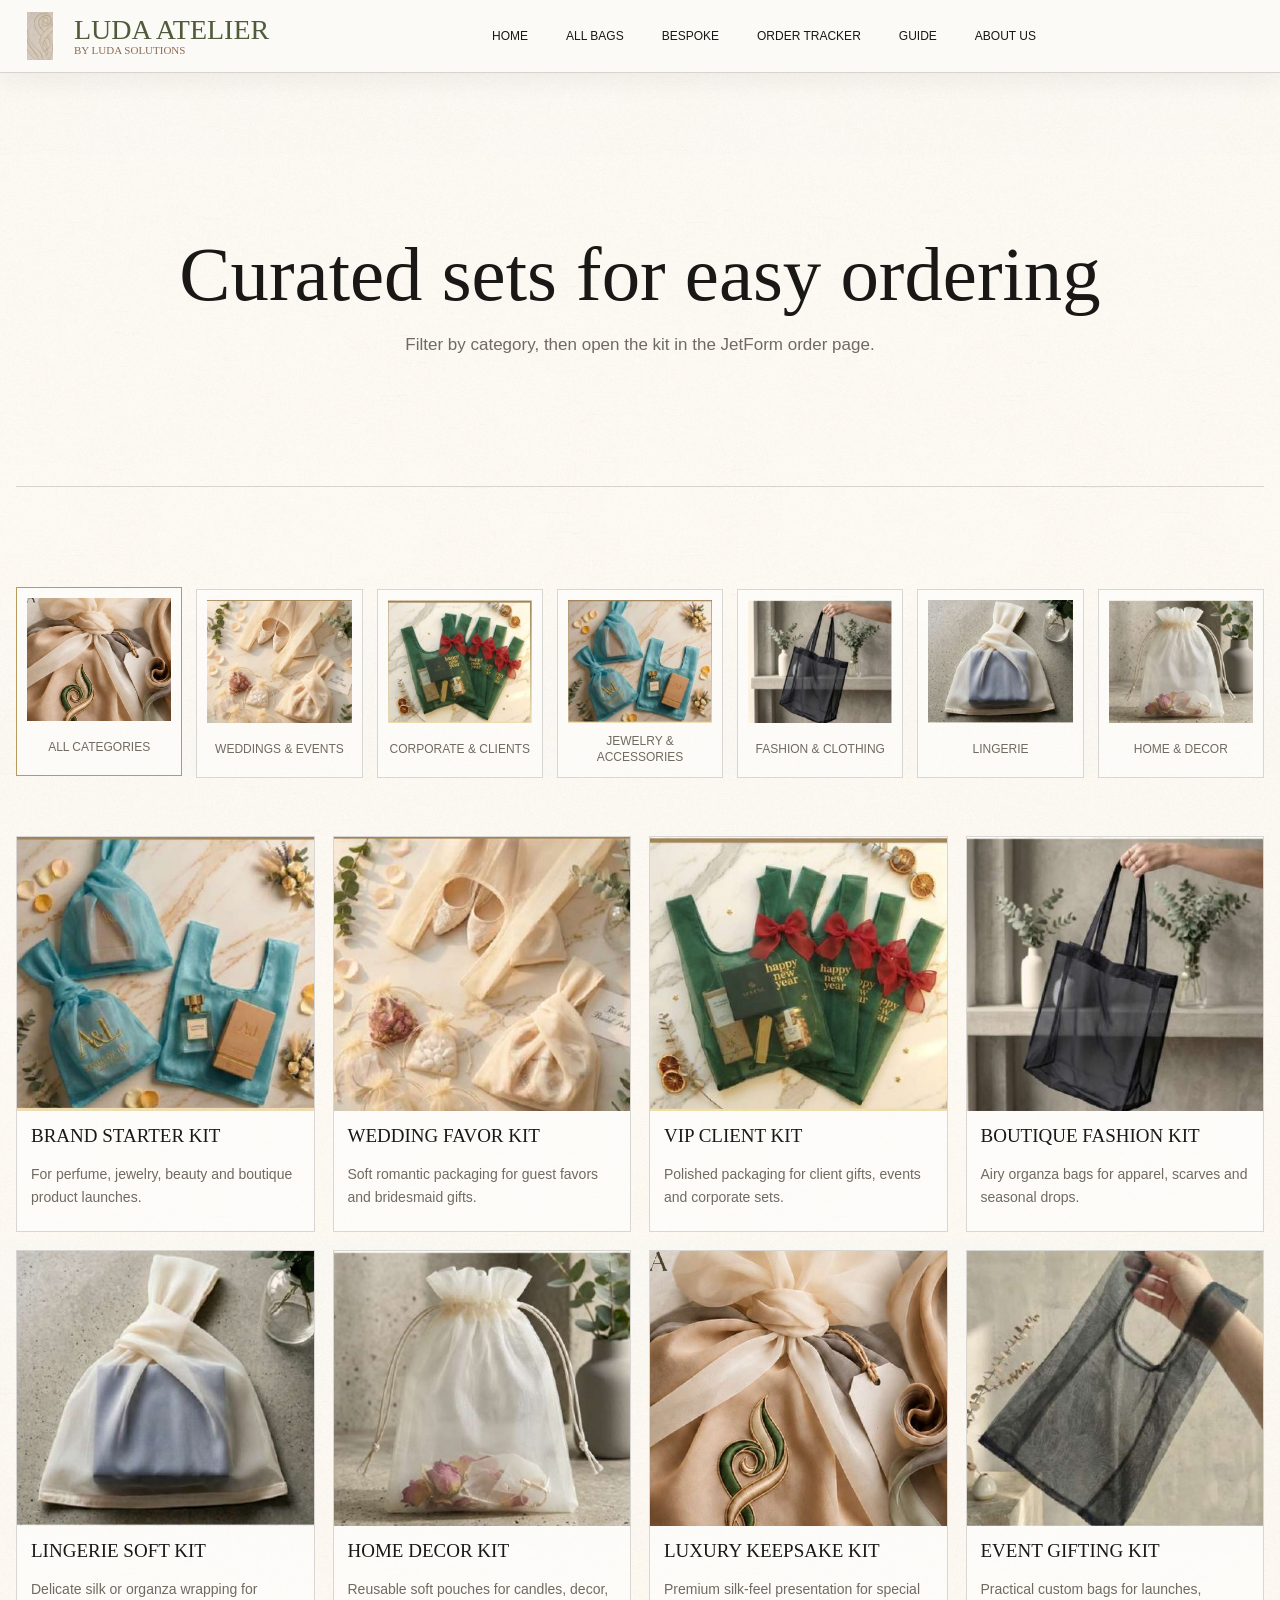
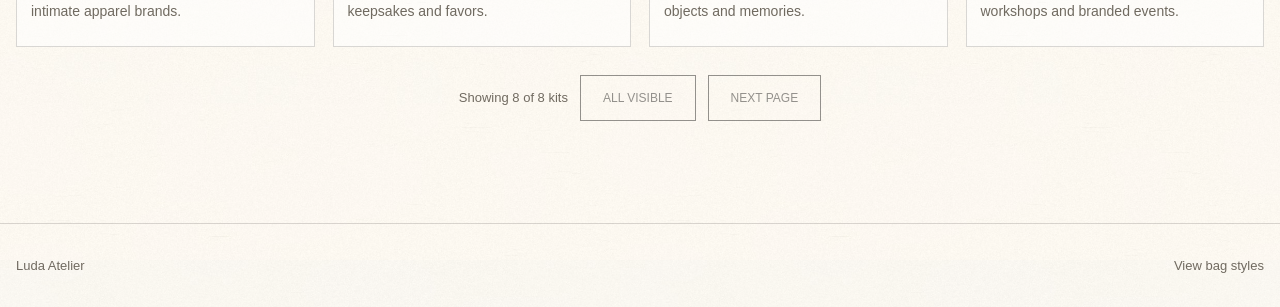
<file: ready-bag-kits.html>
<!doctype html>
<html lang="en">
  <head>
    <meta charset="utf-8">
    <meta name="viewport" content="width=device-width, initial-scale=1">
    <title>Ready Bag Kits | Luda Atelier</title>
    <meta name="description" content="Ready bag kit concepts for weddings, brands and corporate gifts.">
    <link rel="stylesheet" href="assets/css/style.css">
  </head>
  <body>
    <div data-header></div>

    <main class="page">
      <section class="page-hero">
        <div>
          <h1>Curated sets for easy ordering</h1>
          <p class="lead">Filter by category, then open the kit in the JetForm order page.</p>
        </div>
      </section>

      <section class="section">
        <div class="kit-category-grid" aria-label="Ready kit categories">
          <button class="kit-category is-active" type="button" data-kit-filter="all">
            <img src="assets/images/hero-pouch.jpg" alt="">
            <span>All categories</span>
          </button>
          <button class="kit-category" type="button" data-kit-filter="wedding-events">
            <img src="assets/images/wedding-gifts.jpg" alt="">
            <span>Weddings & Events</span>
          </button>
          <button class="kit-category" type="button" data-kit-filter="corporate-clients">
            <img src="assets/images/corporate-gifts.jpg" alt="">
            <span>Corporate & Clients</span>
          </button>
          <button class="kit-category" type="button" data-kit-filter="jewelry-accessories">
            <img src="assets/images/brand-bags.jpg" alt="">
            <span>Jewelry & Accessories</span>
          </button>
          <button class="kit-category" type="button" data-kit-filter="fashion-clothing">
            <img src="assets/images/tote-bag.jpg" alt="">
            <span>Fashion & Clothing</span>
          </button>
          <button class="kit-category" type="button" data-kit-filter="lingerie">
            <img src="assets/images/knot-bag.jpg" alt="">
            <span>Lingerie</span>
          </button>
          <button class="kit-category" type="button" data-kit-filter="home-decor">
            <img src="assets/images/drawstring-pouch.jpg" alt="">
            <span>Home & Decor</span>
          </button>
        </div>

        <div class="kits-products-grid" data-kit-grid>
          <article class="product-card js-hover-gallery" data-categories="jewelry-accessories corporate-clients" data-gallery="assets/images/brand-bags.jpg|assets/images/handle-bag.jpg|assets/images/tote-bag.jpg">
            <a class="product-link" href="bespoke.html?product=brand-starter-kit" data-jetform-order data-product="Brand starter kit">
              <div class="product-image">
                <img class="js-gallery-image" src="assets/images/brand-bags.jpg" alt="Brand starter kit">
                <div class="hover-controls"><button class="gallery-prev" type="button">&lsaquo;</button><button class="gallery-next" type="button">&rsaquo;</button></div>
              </div>
              <div class="product-copy"><h3>Brand starter kit</h3><p>For perfume, jewelry, beauty and boutique product launches.</p></div>
            </a>
          </article>

          <article class="product-card js-hover-gallery" data-categories="wedding-events jewelry-accessories" data-gallery="assets/images/wedding-gifts.jpg|assets/images/drawstring-pouch.jpg|assets/images/knot-bag.jpg">
            <a class="product-link" href="bespoke.html?product=wedding-favor-kit" data-jetform-order data-product="Wedding favor kit">
              <div class="product-image">
                <img class="js-gallery-image" src="assets/images/wedding-gifts.jpg" alt="Wedding favor kit">
                <div class="hover-controls"><button class="gallery-prev" type="button">&lsaquo;</button><button class="gallery-next" type="button">&rsaquo;</button></div>
              </div>
              <div class="product-copy"><h3>Wedding favor kit</h3><p>Soft romantic packaging for guest favors and bridesmaid gifts.</p></div>
            </a>
          </article>

          <article class="product-card js-hover-gallery" data-categories="corporate-clients home-decor" data-gallery="assets/images/corporate-gifts.jpg|assets/images/tote-bag.jpg|assets/images/hero-pouch.jpg">
            <a class="product-link" href="bespoke.html?product=vip-client-kit" data-jetform-order data-product="VIP client kit">
              <div class="product-image">
                <img class="js-gallery-image" src="assets/images/corporate-gifts.jpg" alt="VIP client kit">
                <div class="hover-controls"><button class="gallery-prev" type="button">&lsaquo;</button><button class="gallery-next" type="button">&rsaquo;</button></div>
              </div>
              <div class="product-copy"><h3>VIP client kit</h3><p>Polished packaging for client gifts, events and corporate sets.</p></div>
            </a>
          </article>

          <article class="product-card js-hover-gallery" data-categories="fashion-clothing corporate-clients" data-gallery="assets/images/tote-bag.jpg|assets/images/handle-bag.jpg|assets/images/corporate-gifts.jpg">
            <a class="product-link" href="bespoke.html?product=boutique-fashion-kit" data-jetform-order data-product="Boutique fashion kit">
              <div class="product-image">
                <img class="js-gallery-image" src="assets/images/tote-bag.jpg" alt="Boutique fashion kit">
                <div class="hover-controls"><button class="gallery-prev" type="button">&lsaquo;</button><button class="gallery-next" type="button">&rsaquo;</button></div>
              </div>
              <div class="product-copy"><h3>Boutique fashion kit</h3><p>Airy organza bags for apparel, scarves and seasonal drops.</p></div>
            </a>
          </article>

          <article class="product-card js-hover-gallery" data-categories="lingerie fashion-clothing" data-gallery="assets/images/knot-bag.jpg|assets/images/fabric-silk.jpg|assets/images/hero-pouch.jpg">
            <a class="product-link" href="bespoke.html?product=lingerie-soft-kit" data-jetform-order data-product="Lingerie soft kit">
              <div class="product-image">
                <img class="js-gallery-image" src="assets/images/knot-bag.jpg" alt="Lingerie soft kit">
                <div class="hover-controls"><button class="gallery-prev" type="button">&lsaquo;</button><button class="gallery-next" type="button">&rsaquo;</button></div>
              </div>
              <div class="product-copy"><h3>Lingerie soft kit</h3><p>Delicate silk or organza wrapping for intimate apparel brands.</p></div>
            </a>
          </article>

          <article class="product-card js-hover-gallery" data-categories="home-decor wedding-events" data-gallery="assets/images/drawstring-pouch.jpg|assets/images/fabric-premium-organza.jpg|assets/images/wedding-gifts.jpg">
            <a class="product-link" href="bespoke.html?product=home-decor-kit" data-jetform-order data-product="Home decor kit">
              <div class="product-image">
                <img class="js-gallery-image" src="assets/images/drawstring-pouch.jpg" alt="Home decor kit">
                <div class="hover-controls"><button class="gallery-prev" type="button">&lsaquo;</button><button class="gallery-next" type="button">&rsaquo;</button></div>
              </div>
              <div class="product-copy"><h3>Home decor kit</h3><p>Reusable soft pouches for candles, decor, keepsakes and favors.</p></div>
            </a>
          </article>

          <article class="product-card js-hover-gallery" data-categories="jewelry-accessories wedding-events" data-gallery="assets/images/hero-pouch.jpg|assets/images/fabric-silk.jpg|assets/images/brand-bags.jpg">
            <a class="product-link" href="bespoke.html?product=luxury-keepsake-kit" data-jetform-order data-product="Luxury keepsake kit">
              <div class="product-image">
                <img class="js-gallery-image" src="assets/images/hero-pouch.jpg" alt="Luxury keepsake kit">
                <div class="hover-controls"><button class="gallery-prev" type="button">&lsaquo;</button><button class="gallery-next" type="button">&rsaquo;</button></div>
              </div>
              <div class="product-copy"><h3>Luxury keepsake kit</h3><p>Premium silk-feel presentation for special objects and memories.</p></div>
            </a>
          </article>

          <article class="product-card js-hover-gallery" data-categories="corporate-clients fashion-clothing home-decor" data-gallery="assets/images/handle-bag.jpg|assets/images/corporate-gifts.jpg|assets/images/tote-bag.jpg">
            <a class="product-link" href="bespoke.html?product=event-gifting-kit" data-jetform-order data-product="Event gifting kit">
              <div class="product-image">
                <img class="js-gallery-image" src="assets/images/handle-bag.jpg" alt="Event gifting kit">
                <div class="hover-controls"><button class="gallery-prev" type="button">&lsaquo;</button><button class="gallery-next" type="button">&rsaquo;</button></div>
              </div>
              <div class="product-copy"><h3>Event gifting kit</h3><p>Practical custom bags for launches, workshops and branded events.</p></div>
            </a>
          </article>
        </div>

        <div class="kit-toolbar">
          <span data-kit-count></span>
          <button class="outline-button" type="button" data-kit-show-more>View more</button>
          <button class="outline-button" type="button" data-kit-next-page>Next page</button>
        </div>
      </section>
    </main>

    <footer class="site-footer"><div class="footer-inner"><span>Luda Atelier</span><a href="all-bags.html">View bag styles</a></div></footer>
    <script src="assets/js/site.js"></script>
  </body>
</html>
</file>
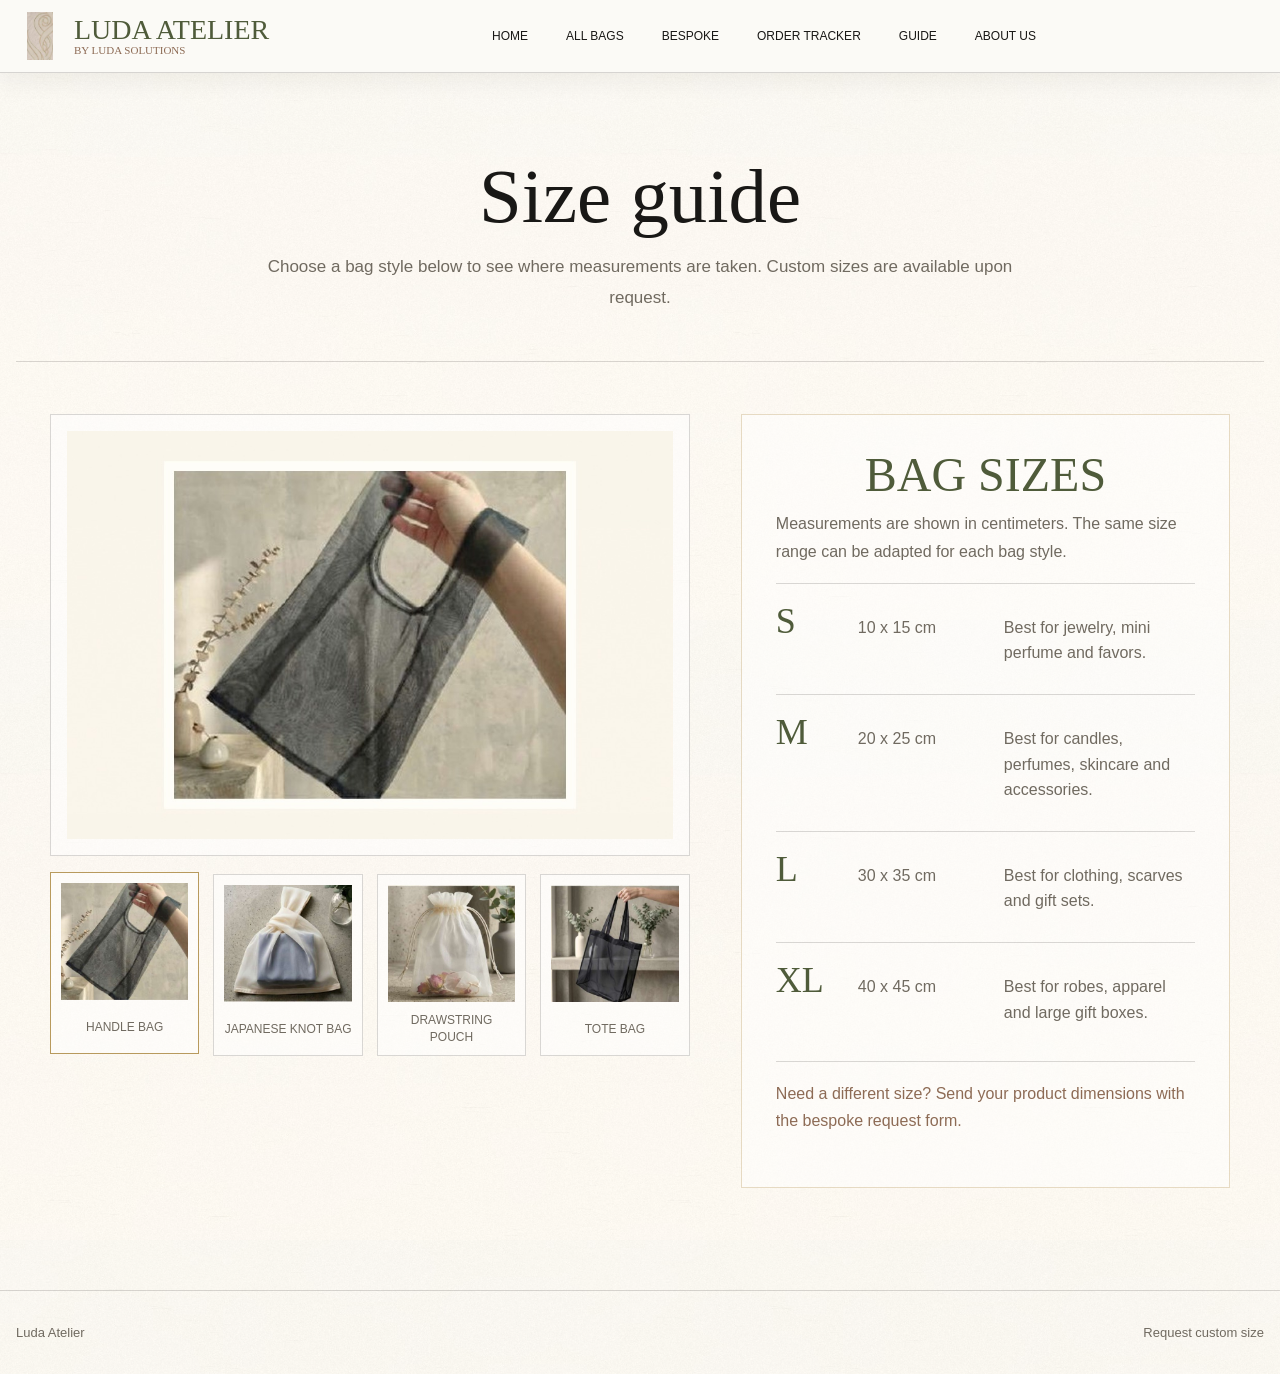
<file: size-guide.html>
<!doctype html>
<html lang="en">
  <head>
    <meta charset="utf-8">
    <meta name="viewport" content="width=device-width, initial-scale=1">
    <title>Size Guide | Luda Atelier</title>
    <meta name="description" content="Bag size guide for custom silk and organza packaging.">
    <link rel="stylesheet" href="assets/css/style.css">
  </head>
  <body>
    <div data-header></div>

    <main class="page">
      <section class="page-hero compact-hero">
        <div>
          <h1>Size guide</h1>
          <p class="lead">Choose a bag style below to see where measurements are taken. Custom sizes are available upon request.</p>
        </div>
      </section>

      <section class="section size-guide-layout">
        <div class="size-visual-column">
          <figure class="size-main size-main-clean">
            <img
              id="size-main-image"
              src="assets/images/size-reference-handle.jpg"
              alt="Handle bag size reference"
            >
          </figure>

          <div class="size-picker-grid size-picker-strip" aria-label="Choose bag style for measurement image">
            <button class="size-picker is-active" type="button" data-size-image="assets/images/size-reference-handle.jpg" data-size-alt="Handle bag size reference">
              <img src="assets/images/handle-bag.jpg" alt="">
              <span>Handle bag</span>
            </button>
            <button class="size-picker" type="button" data-size-image="assets/images/size-reference-knot.jpg" data-size-alt="Japanese knot bag size reference">
              <img src="assets/images/knot-bag.jpg" alt="">
              <span>Japanese knot bag</span>
            </button>
            <button class="size-picker" type="button" data-size-image="assets/images/size-reference-drawstring.jpg" data-size-alt="Drawstring pouch size reference">
              <img src="assets/images/drawstring-pouch.jpg" alt="">
              <span>Drawstring pouch</span>
            </button>
            <button class="size-picker" type="button" data-size-image="assets/images/size-reference-tote.jpg" data-size-alt="Tote bag size reference">
              <img src="assets/images/tote-bag.jpg" alt="">
              <span>Tote bag</span>
            </button>
          </div>
        </div>

        <aside class="size-details-column" aria-label="Bag size measurements">
          <h2>Bag sizes</h2>
          <p>Measurements are shown in centimeters. The same size range can be adapted for each bag style.</p>
          <div class="size-list">
            <div class="size-item"><strong>S</strong><p>10 x 15 cm</p><span>Best for jewelry, mini perfume and favors.</span></div>
            <div class="size-item"><strong>M</strong><p>20 x 25 cm</p><span>Best for candles, perfumes, skincare and accessories.</span></div>
            <div class="size-item"><strong>L</strong><p>30 x 35 cm</p><span>Best for clothing, scarves and gift sets.</span></div>
            <div class="size-item"><strong>XL</strong><p>40 x 45 cm</p><span>Best for robes, apparel and large gift boxes.</span></div>
          </div>
          <p class="size-note">Need a different size? Send your product dimensions with the bespoke request form.</p>
        </aside>
      </section>
    </main>

    <footer class="site-footer"><div class="footer-inner"><span>Luda Atelier</span><a href="bespoke.html">Request custom size</a></div></footer>
    <script src="assets/js/site.js"></script>
  </body>
</html>
</file>
<file: assets/css/style.css>
:root {
  --paper: #faf6ed;
  --paper-soft: #f5eee2;
  --ink: #191816;
  --muted: #706a60;
  --line: rgba(25, 24, 22, 0.16);
  --olive: #4f5b3a;
  --gold: #b89a5d;
  --warm: #8d6b55;
  --white: #ffffff;
  --shadow: rgba(32, 28, 22, 0.12);
  --max: 1360px;
}

* {
  box-sizing: border-box;
}

html {
  scroll-behavior: smooth;
  scroll-padding-top: 92px;
}

body {
  margin: 0;
  background:
    linear-gradient(rgba(255, 255, 255, 0.42), rgba(255, 255, 255, 0.34)),
    url("../images/warm-handmade-paper.jpg");
  background-color: var(--paper);
  background-size: auto, 620px auto;
  color: var(--ink);
  font-family: Arial, Helvetica, sans-serif;
}

body.menu-open {
  overflow: hidden;
}

a {
  color: inherit;
  text-decoration: none;
}

img {
  display: block;
  max-width: 100%;
}

button {
  border: 0;
  background: none;
  color: inherit;
  cursor: pointer;
  font: inherit;
}

.site-header {
  position: sticky;
  top: 0;
  z-index: 50;
  border-bottom: 1px solid var(--line);
  background: rgba(251, 250, 246, 0.94);
  backdrop-filter: blur(18px);
  box-shadow: 0 8px 24px rgba(32, 28, 22, 0.06);
}

.header-inner {
  display: grid;
  grid-template-columns: 230px minmax(0, 1fr);
  align-items: center;
  gap: 18px;
  width: min(var(--max), calc(100% - 32px));
  margin: 0 auto;
  min-height: 72px;
}

.brand {
  display: inline-flex;
  align-items: center;
  gap: 10px;
  width: max-content;
  font-family: Georgia, "Times New Roman", serif;
  line-height: 1;
}

.brand img {
  width: 48px;
  height: 48px;
  object-fit: contain;
}

.brand-text {
  display: grid;
  gap: 1px;
}

.brand strong {
  color: var(--olive);
  font-size: 28px;
  font-weight: 400;
}

.brand span {
  color: var(--warm);
  font-size: 11px;
  letter-spacing: 0;
  text-transform: uppercase;
}

.nav-toggle {
  display: none;
  width: 42px;
  height: 42px;
  border: 1px solid var(--line);
}

.nav-toggle span {
  display: block;
  width: 18px;
  height: 1px;
  margin: 5px auto;
  background: var(--ink);
}

.main-nav {
  display: flex;
  justify-content: center;
  gap: 10px;
}

.nav-item {
  position: relative;
}

.nav-link,
.nav-button {
  min-height: 44px;
  display: inline-flex;
  align-items: center;
  justify-content: center;
  padding: 0 14px;
  color: var(--ink);
  font-size: 12px;
  letter-spacing: 0;
  text-transform: uppercase;
}

.nav-link:hover,
.nav-button:hover,
.nav-item.is-open > .nav-button {
  color: var(--olive);
}

.submenu {
  position: absolute;
  top: calc(100% + 1px);
  left: 50%;
  min-width: 240px;
  padding: 14px;
  border: 1px solid var(--line);
  background: rgba(251, 250, 246, 0.98);
  box-shadow: 0 22px 50px var(--shadow);
  opacity: 0;
  pointer-events: none;
  transform: translate(-50%, 10px);
  transition: opacity 180ms ease, transform 180ms ease;
}

.nav-item:hover .submenu,
.nav-item.is-open .submenu,
.nav-item:focus-within .submenu {
  opacity: 1;
  pointer-events: auto;
  transform: translate(-50%, 0);
}

.submenu a {
  display: block;
  padding: 12px 10px;
  border-bottom: 1px solid rgba(25, 24, 22, 0.08);
  color: var(--muted);
  font-size: 13px;
}

.submenu a:last-child {
  border-bottom: 0;
}

.submenu a:hover {
  color: var(--ink);
  background: rgba(184, 154, 93, 0.08);
}

.page {
  width: min(var(--max), calc(100% - 32px));
  margin: 0 auto;
}

.hero-carousel {
  position: relative;
  min-height: calc(100vh - 72px);
  overflow: hidden;
  border-bottom: 1px solid var(--line);
}

.carousel-track,
.carousel-slide {
  height: 100%;
  min-height: calc(100vh - 72px);
}

.carousel-slide {
  position: absolute;
  inset: 0;
  opacity: 0;
  transition: opacity 500ms ease;
}

.carousel-slide.is-active {
  opacity: 1;
}

.carousel-slide img {
  width: 100%;
  height: 100%;
  min-height: calc(100vh - 72px);
  object-fit: cover;
}

.slide-copy {
  position: absolute;
  left: clamp(20px, 6vw, 82px);
  bottom: clamp(30px, 8vw, 96px);
  max-width: 520px;
  color: var(--white);
  text-shadow: 0 2px 16px rgba(0, 0, 0, 0.3);
}

.slide-copy.dark {
  color: var(--ink);
  text-shadow: none;
}

.eyebrow {
  margin: 0 0 14px;
  color: var(--gold);
  font-size: 12px;
  font-weight: 700;
  letter-spacing: 0;
  text-transform: uppercase;
}

h1,
h2,
h3,
p {
  margin-top: 0;
}

h1,
h2,
h3,
.serif {
  font-family: Georgia, "Times New Roman", serif;
  font-weight: 400;
  letter-spacing: 0;
}

h1 {
  margin-bottom: 18px;
  font-size: clamp(44px, 6vw, 82px);
  line-height: 0.98;
}

h2 {
  margin-bottom: 24px;
  font-size: clamp(30px, 4vw, 52px);
  line-height: 1.08;
  text-align: center;
  text-transform: uppercase;
}

h3 {
  margin-bottom: 12px;
  font-size: clamp(22px, 2.3vw, 34px);
  line-height: 1.12;
}

.lead {
  color: var(--muted);
  font-size: 17px;
  line-height: 1.8;
}

.section {
  padding: clamp(56px, 8vw, 104px) 0;
}

.section-head {
  max-width: 760px;
  margin: 0 auto 42px;
  text-align: center;
}

.section-line {
  display: grid;
  grid-template-columns: 1fr auto 1fr;
  align-items: center;
  gap: 20px;
}

.section-line::before,
.section-line::after {
  height: 1px;
  content: "";
  background: linear-gradient(90deg, transparent, var(--gold), transparent);
}

.button-row {
  display: flex;
  flex-wrap: wrap;
  gap: 12px;
  justify-content: center;
  margin-top: 26px;
}

.text-button,
.outline-button {
  min-height: 46px;
  display: inline-flex;
  align-items: center;
  justify-content: center;
  padding: 0 22px;
  border: 1px solid var(--ink);
  color: var(--ink);
  font-size: 12px;
  letter-spacing: 0;
  text-transform: uppercase;
}

.text-button {
  background: var(--ink);
  color: var(--white);
}

.outline-button:hover,
.text-button:hover {
  transform: translateY(-1px);
}

.carousel-control {
  position: absolute;
  top: 50%;
  z-index: 4;
  width: 44px;
  height: 44px;
  display: grid;
  place-items: center;
  border: 1px solid rgba(255, 255, 255, 0.7);
  color: var(--white);
  transform: translateY(-50%);
}

.carousel-control.prev {
  left: 22px;
}

.carousel-control.next {
  right: 22px;
}

.carousel-dots {
  position: absolute;
  left: 0;
  right: 0;
  bottom: 18px;
  z-index: 4;
  display: flex;
  justify-content: center;
  gap: 10px;
}

.carousel-dots button {
  width: 36px;
  height: 2px;
  padding: 0;
  background: rgba(255, 255, 255, 0.56);
}

.carousel-dots button.is-active {
  background: var(--white);
}

.product-grid {
  display: grid;
  grid-template-columns: repeat(4, minmax(0, 1fr));
  gap: clamp(16px, 2vw, 28px);
}

.kit-grid {
  display: grid;
  grid-template-columns: repeat(4, minmax(0, 1fr));
  gap: clamp(16px, 2vw, 28px);
}

.product-card {
  position: relative;
  min-width: 0;
  overflow: hidden;
  border: 1px solid var(--line);
  background: rgba(255, 255, 255, 0.58);
}

.product-link {
  display: grid;
  color: inherit;
}

.product-image {
  position: relative;
  aspect-ratio: 0.82;
  overflow: hidden;
  background: var(--paper-soft);
}

.kit-grid .product-image {
  aspect-ratio: 1.05;
}

.product-image img {
  width: 100%;
  height: 100%;
  object-fit: cover;
  transition: transform 450ms ease;
}

.product-card:hover .product-image img {
  transform: scale(1.055);
}

.product-copy {
  display: grid;
  gap: 8px;
  min-height: 154px;
  padding: 18px;
}

.product-copy h3 {
  margin-bottom: 0;
  font-size: 24px;
  text-transform: uppercase;
}

.product-copy p {
  margin: 0;
  color: var(--muted);
  font-size: 14px;
  line-height: 1.6;
}

.hover-controls {
  position: absolute;
  inset: 0;
  display: flex;
  align-items: center;
  justify-content: space-between;
  padding: 12px;
  opacity: 0;
  pointer-events: none;
  transition: opacity 180ms ease;
}

.product-card:hover .hover-controls {
  opacity: 1;
  pointer-events: auto;
}

.hover-controls button,
.strip-button {
  width: 38px;
  height: 38px;
  display: grid;
  place-items: center;
  border: 1px solid rgba(255, 255, 255, 0.8);
  background: rgba(25, 24, 22, 0.34);
  color: var(--white);
}

.page-hero {
  min-height: 46vh;
  display: grid;
  place-items: center;
  padding: 86px 0 48px;
  border-bottom: 1px solid var(--line);
  text-align: center;
}

.compact-hero {
  min-height: 32vh;
}

.page-hero .lead {
  max-width: 760px;
  margin: 0 auto;
}

.editorial-split {
  display: grid;
  grid-template-columns: minmax(0, 0.92fr) minmax(0, 1.08fr);
  gap: clamp(28px, 5vw, 70px);
  align-items: center;
}

.editorial-split img {
  width: 100%;
  min-height: 420px;
  object-fit: cover;
  border: 1px solid var(--line);
}

.info-stack {
  display: grid;
  gap: 18px;
}

.info-card {
  border: 1px solid var(--line);
  background: rgba(255, 255, 255, 0.5);
  padding: clamp(18px, 3vw, 32px);
}

.info-card p,
.info-card li {
  color: var(--muted);
  line-height: 1.75;
}

.fabric-row {
  display: grid;
  grid-template-columns: 230px 1fr 280px;
  gap: 34px;
  align-items: center;
  padding: 30px 0;
  border-bottom: 1px solid var(--line);
}

.fabric-row img {
  width: 230px;
  aspect-ratio: 1.08;
  object-fit: cover;
  border: 1px solid var(--gold);
}

.fabric-row ul {
  margin: 0;
  padding-left: 20px;
  color: var(--muted);
  line-height: 1.8;
}

.size-grid {
  display: grid;
  grid-template-columns: 0.95fr 1.05fr;
  gap: clamp(28px, 5vw, 68px);
  align-items: center;
}

.size-grid img {
  width: 100%;
  object-fit: contain;
}

.size-list {
  display: grid;
  gap: 12px;
}

.size-item {
  display: grid;
  grid-template-columns: 64px 128px 1fr;
  gap: 18px;
  align-items: baseline;
  padding: 16px 0;
  border-top: 1px solid var(--line);
}

.size-item strong {
  color: var(--olive);
  font-family: Georgia, "Times New Roman", serif;
  font-size: 36px;
  font-weight: 400;
}

.size-item p,
.size-item span {
  margin: 0;
  color: var(--muted);
  line-height: 1.6;
}

.size-guide-panel,
.size-guide-layout {
  max-width: 1180px;
  margin: 0 auto;
  padding-top: clamp(28px, 4vw, 54px);
}

.size-guide-layout {
  display: grid;
  grid-template-columns: minmax(0, 1.02fr) minmax(330px, 0.78fr);
  gap: clamp(24px, 4vw, 52px);
  align-items: start;
}

.size-visual-column {
  display: grid;
  gap: 18px;
}

.size-main {
  margin: 0 auto;
  border: 1px solid var(--line);
  background: rgba(255, 255, 255, 0.54);
}

.size-main-clean {
  width: min(100%, 780px);
  padding: clamp(10px, 1.5vw, 16px);
}

.size-main img {
  width: 100%;
  max-height: 560px;
  object-fit: contain;
}

.size-picker-grid {
  display: grid;
  grid-template-columns: repeat(4, minmax(0, 1fr));
  gap: 14px;
  margin-bottom: 30px;
}

.size-picker-strip {
  margin-bottom: 0;
}

.size-picker {
  display: grid;
  gap: 10px;
  padding: 10px;
  border: 1px solid var(--line);
  background: rgba(255, 255, 255, 0.55);
  text-align: center;
  transition: border-color 180ms ease, transform 180ms ease;
}

.size-picker:hover,
.size-picker.is-active {
  border-color: var(--gold);
  transform: translateY(-2px);
}

.size-picker img {
  width: 100%;
  aspect-ratio: 1.08;
  object-fit: cover;
}

.size-picker span {
  color: var(--muted);
  font-size: 12px;
  line-height: 1.35;
  text-transform: uppercase;
}

.size-list-inline {
  max-width: 920px;
  margin: 0 auto;
}

.size-details-column {
  border: 1px solid rgba(184, 154, 93, 0.34);
  background: rgba(255, 255, 255, 0.5);
  padding: clamp(22px, 3vw, 34px);
}

.size-details-column h2 {
  margin: 0 0 10px;
  color: var(--olive);
  font-family: Georgia, "Times New Roman", serif;
  font-size: clamp(32px, 4vw, 48px);
  font-weight: 400;
}

.size-details-column > p {
  margin: 0 0 18px;
  color: var(--muted);
  line-height: 1.7;
}

.size-details-column .size-list {
  margin-top: 12px;
}

.size-note {
  margin-top: 20px !important;
  padding-top: 18px;
  border-top: 1px solid var(--line);
  color: var(--warm) !important;
}

.color-section {
  padding-bottom: 38px;
}

.color-strip-wrap {
  position: relative;
  margin-bottom: 56px;
}

.color-strip-title {
  margin-bottom: 18px;
  color: var(--warm);
  font-family: Georgia, "Times New Roman", serif;
  font-size: clamp(24px, 3vw, 38px);
  font-style: italic;
  font-weight: 400;
  text-align: center;
}

.color-strip {
  display: grid;
  grid-auto-flow: column;
  grid-auto-columns: minmax(190px, 240px);
  gap: 18px;
  overflow-x: auto;
  padding: 4px 8px 18px;
  scroll-snap-type: x mandatory;
  scrollbar-width: thin;
}

.color-card {
  scroll-snap-align: start;
}

.color-card img {
  width: 100%;
  aspect-ratio: 1;
  object-fit: cover;
  border: 2px solid rgba(184, 154, 93, 0.58);
}

.color-card p {
  margin: 10px 0 0;
  color: var(--muted);
  font-size: 14px;
  text-align: center;
}

.strip-nav {
  position: absolute;
  top: 50%;
  left: -12px;
  right: -12px;
  display: flex;
  justify-content: space-between;
  pointer-events: none;
  transform: translateY(-50%);
}

.strip-button {
  position: static;
  width: 62px;
  height: 82px;
  border: 1px solid rgba(184, 154, 93, 0.68);
  background: rgba(251, 250, 246, 0.82);
  color: var(--gold);
  font-family: Georgia, "Times New Roman", serif;
  font-size: 48px;
  pointer-events: auto;
  box-shadow: 0 14px 30px rgba(32, 28, 22, 0.12);
}

.strip-button:disabled {
  opacity: 0.36;
}

.guide-image-stack {
  display: grid;
  gap: 24px;
}

.guide-image-stack img {
  width: 100%;
  object-fit: contain;
  border: 1px solid var(--line);
  background: rgba(255, 255, 255, 0.48);
}

.jetform-page {
  width: 100%;
  max-width: none;
  margin: 0;
}

.jetform-full {
  min-height: calc(100vh - 72px);
  display: block;
  padding: clamp(22px, 4vw, 54px) 0 0;
  border-top: 1px solid var(--line);
}

.jetform-full-head {
  width: min(760px, calc(100% - 32px));
  max-width: 760px;
  margin: 0 auto 28px;
  text-align: center;
}

.jetform-frame-wrap {
  width: 100vw;
  min-height: 980px;
  margin-left: calc(50% - 50vw);
  margin-right: calc(50% - 50vw);
  border: 0;
  background: transparent;
  overflow: visible;
}

.jetform-frame-wrap iframe {
  display: block;
  width: 100vw;
  max-width: none;
  height: 1240px;
  min-height: 980px;
  border: 0;
}

.form-placeholder {
  min-height: 680px;
  display: grid;
  place-items: center;
  padding: 30px;
  text-align: center;
}

.form-placeholder code {
  display: block;
  margin-top: 14px;
  color: var(--olive);
  overflow-wrap: anywhere;
}

.kit-category-grid {
  display: grid;
  grid-template-columns: repeat(auto-fit, minmax(132px, 1fr));
  gap: 14px;
  margin-bottom: clamp(32px, 5vw, 58px);
}

.kit-category {
  min-width: 0;
  display: grid;
  gap: 10px;
  align-content: start;
  padding: 10px;
  border: 1px solid var(--line);
  background: rgba(255, 255, 255, 0.5);
  color: var(--ink);
  text-align: center;
  transition: border-color 180ms ease, transform 180ms ease;
}

.kit-category:hover,
.kit-category.is-active {
  border-color: var(--gold);
  transform: translateY(-2px);
}

.kit-category img {
  width: 100%;
  aspect-ratio: 1.18;
  object-fit: cover;
}

.kit-category span {
  min-height: 34px;
  display: grid;
  place-items: center;
  color: var(--muted);
  font-size: 12px;
  line-height: 1.3;
  text-transform: uppercase;
}

.kits-products-grid {
  display: grid;
  grid-template-columns: repeat(4, minmax(0, 1fr));
  gap: 18px;
}

.kits-products-grid .product-image {
  aspect-ratio: 1.08;
}

.kits-products-grid .product-copy {
  min-height: 120px;
  padding: 14px;
}

.kits-products-grid .product-copy h3 {
  font-size: 19px;
}

.kit-toolbar {
  display: flex;
  flex-wrap: wrap;
  align-items: center;
  justify-content: center;
  gap: 12px;
  margin-top: 28px;
  color: var(--muted);
  font-size: 13px;
}

.kit-toolbar button:disabled {
  cursor: default;
  opacity: 0.46;
}

.tracker-section {
  padding-top: clamp(44px, 7vw, 92px);
}

.tracker-layout {
  max-width: 1040px;
  margin: 0 auto;
  display: grid;
  grid-template-columns: minmax(280px, 0.78fr) minmax(0, 1.22fr);
  gap: clamp(24px, 5vw, 62px);
  align-items: start;
}

.tracker-form {
  display: grid;
  gap: 18px;
  padding: clamp(20px, 3vw, 34px);
  border: 1px solid rgba(184, 154, 93, 0.34);
  background: rgba(255, 255, 255, 0.5);
}

.tracker-form label {
  display: grid;
  gap: 8px;
  color: var(--olive);
  font-family: Georgia, "Times New Roman", serif;
  font-size: clamp(18px, 2vw, 22px);
}

.tracker-form input {
  width: 100%;
  min-height: 52px;
  border: 1px solid rgba(25, 24, 22, 0.22);
  background: rgba(255, 255, 255, 0.72);
  color: var(--ink);
  font-family: Arial, Helvetica, sans-serif;
  font-size: 15px;
  padding: 0 14px;
}

.tracker-form input:focus {
  border-color: var(--gold);
  box-shadow: 0 0 0 3px rgba(184, 154, 93, 0.16);
  outline: none;
}

.tracker-submit {
  width: 100%;
  margin-top: 8px;
}

.tracker-result {
  min-height: 360px;
  display: grid;
  align-content: start;
  gap: 18px;
  padding: clamp(24px, 4vw, 42px);
  border-top: 1px solid rgba(184, 154, 93, 0.55);
  border-bottom: 1px solid rgba(184, 154, 93, 0.55);
  background: rgba(255, 255, 255, 0.38);
}

.tracker-result[hidden] {
  display: none;
}

.tracker-result-kicker {
  margin: 0;
  color: var(--gold);
  font-size: 12px;
  font-weight: 700;
  text-transform: uppercase;
}

.tracker-result h2 {
  margin: 0;
  color: var(--olive);
  font-size: clamp(34px, 5vw, 62px);
  text-align: left;
  text-transform: uppercase;
}

.tracker-result p {
  margin: 0;
  color: var(--muted);
  line-height: 1.75;
}

.tracker-meta {
  display: grid;
  grid-template-columns: repeat(2, minmax(0, 1fr));
  gap: 12px;
  margin: 8px 0 0;
}

.tracker-meta div {
  border: 1px solid rgba(25, 24, 22, 0.12);
  background: rgba(255, 255, 255, 0.42);
  padding: 14px;
}

.tracker-meta dt {
  margin-bottom: 5px;
  color: var(--warm);
  font-size: 11px;
  text-transform: uppercase;
}

.tracker-meta dd {
  margin: 0;
  color: var(--ink);
  overflow-wrap: anywhere;
}

.tracker-steps {
  display: grid;
  grid-template-columns: repeat(5, minmax(0, 1fr));
  gap: 8px;
  margin: 10px 0 0;
  padding: 0;
  list-style: none;
}

.tracker-steps li {
  min-height: 48px;
  display: grid;
  place-items: center;
  border: 1px solid rgba(25, 24, 22, 0.12);
  color: var(--muted);
  font-size: 11px;
  line-height: 1.3;
  text-align: center;
  text-transform: uppercase;
}

.tracker-steps li.is-complete,
.tracker-steps li.is-current {
  border-color: rgba(184, 154, 93, 0.74);
  background: rgba(184, 154, 93, 0.14);
  color: var(--olive);
}

.tracker-steps li.is-current {
  box-shadow: inset 0 -3px 0 var(--gold);
}

.tracker-note {
  max-width: 820px;
  margin: clamp(24px, 4vw, 44px) auto 0;
  color: var(--muted);
  line-height: 1.75;
  text-align: center;
}

.process-list {
  max-width: 900px;
  margin: 0 auto;
  display: grid;
  gap: 18px;
}

.process-step {
  display: grid;
  grid-template-columns: 72px 1fr;
  gap: 24px;
  align-items: start;
  padding: 24px;
  border: 1px solid var(--line);
  background: rgba(255, 255, 255, 0.48);
}

.process-step strong {
  display: grid;
  place-items: center;
  width: 58px;
  height: 58px;
  border-radius: 50%;
  background: var(--ink);
  color: var(--white);
  font-family: Georgia, "Times New Roman", serif;
  font-size: 24px;
  font-weight: 400;
}

.process-step p {
  color: var(--muted);
  line-height: 1.7;
}

.owner-story {
  display: grid;
  grid-template-columns: minmax(250px, 0.62fr) minmax(0, 1.18fr);
  gap: clamp(28px, 5vw, 70px);
  align-items: center;
  padding-top: clamp(36px, 5vw, 70px);
  padding-bottom: clamp(18px, 3vw, 32px);
}

.owner-photo-frame {
  margin: 0;
  border: 1px solid rgba(184, 154, 93, 0.38);
  background: rgba(255, 255, 255, 0.48);
  padding: clamp(10px, 1.6vw, 16px);
}

.owner-photo-frame img {
  width: 100%;
  max-height: 430px;
  object-fit: cover;
}

.owner-copy {
  display: grid;
  gap: clamp(18px, 3vw, 28px);
}

.owner-copy h1 {
  margin: 0;
  color: var(--olive);
  font-family: Georgia, "Times New Roman", serif;
  font-size: clamp(46px, 7vw, 92px);
  font-weight: 400;
  line-height: 0.98;
}

.owner-quote {
  margin: 0;
  padding: 18px 0;
  border-top: 1px solid rgba(184, 154, 93, 0.42);
  border-bottom: 1px solid rgba(184, 154, 93, 0.42);
  color: var(--ink);
  font-family: Georgia, "Times New Roman", serif;
  font-size: clamp(28px, 4vw, 52px);
  font-style: italic;
  line-height: 1.18;
}

.quote-mark {
  color: var(--gold);
  font-size: 1.35em;
  line-height: 0;
  vertical-align: -0.08em;
}

.owner-note {
  max-width: 760px;
  border-left: 3px solid rgba(184, 154, 93, 0.58);
  background: rgba(255, 255, 255, 0.44);
  padding: clamp(18px, 3vw, 28px);
}

.owner-note h2 {
  margin: 0 0 12px;
  color: var(--warm);
  font-family: Georgia, "Times New Roman", serif;
  font-size: clamp(24px, 3vw, 36px);
  font-weight: 400;
}

.owner-note p {
  margin: 0 0 12px;
  color: var(--muted);
  line-height: 1.75;
}

.owner-note p:last-child {
  margin-bottom: 0;
  color: var(--olive);
}

.owner-contact-section {
  padding-top: clamp(20px, 3vw, 34px);
}

.owner-contact-intro {
  max-width: 840px;
  margin: 0 auto clamp(18px, 3vw, 28px);
  text-align: center;
}

.owner-contact-intro h2 {
  max-width: 760px;
  margin: 0 auto 12px;
  color: var(--olive);
  font-family: Georgia, "Times New Roman", serif;
  font-size: clamp(28px, 3.2vw, 42px);
  font-weight: 400;
  line-height: 1.16;
  text-transform: none;
}

.owner-contact-intro p {
  max-width: 820px;
  margin: 0 auto;
  color: var(--muted);
  font-size: clamp(16px, 1.6vw, 19px);
  line-height: 1.75;
}

.owner-contact-grid {
  display: grid;
  grid-template-columns: minmax(260px, 0.62fr) minmax(0, 1.38fr);
  gap: clamp(22px, 4vw, 46px);
  align-items: stretch;
}

.connect-card {
  border: 1px solid rgba(184, 154, 93, 0.36);
  background: rgba(255, 255, 255, 0.5);
  padding: clamp(20px, 3vw, 30px);
}

.connect-card h3 {
  margin: 0 0 18px;
  color: var(--warm);
  font-family: Georgia, "Times New Roman", serif;
  font-size: clamp(26px, 3vw, 38px);
  font-weight: 400;
}

.contact-form-card {
  min-height: 500px;
}

.contact-form-card iframe {
  min-height: 500px;
}

.contact-panel {
  display: grid;
  grid-template-columns: minmax(260px, 0.64fr) minmax(0, 1.2fr);
  gap: clamp(26px, 5vw, 64px);
  align-items: start;
}

.contact-panel img {
  width: 100%;
  height: auto;
  max-height: 420px;
  object-fit: cover;
}

.owner-photo {
  border: 1px solid var(--line);
}

.contact-list {
  display: grid;
  gap: 14px;
  margin-top: 8px;
}

.contact-item {
  display: grid;
  grid-template-columns: 38px 1fr;
  gap: 12px;
  align-items: center;
  color: var(--muted);
  line-height: 1.5;
}

.contact-item svg {
  width: 38px;
  height: 38px;
  padding: 8px;
  border: 1px solid rgba(184, 154, 93, 0.42);
  color: var(--gold);
}

.contact-item a {
  color: var(--ink);
  text-decoration: underline;
  text-decoration-color: rgba(184, 154, 93, 0.5);
  text-underline-offset: 4px;
}

.jetform-box {
  min-height: 420px;
  display: grid;
  place-items: center;
  border: 1px dashed rgba(25, 24, 22, 0.32);
  background: rgba(255, 255, 255, 0.5);
  padding: 28px;
  text-align: center;
}

.jetform-box code {
  display: block;
  margin-top: 12px;
  color: var(--olive);
  font-size: 13px;
  white-space: normal;
}

.jetform-box iframe {
  width: 100%;
  min-height: 420px;
  border: 0;
}

.site-footer {
  border-top: 1px solid var(--line);
  padding: 34px 0;
  color: var(--muted);
  font-size: 13px;
}

.footer-inner {
  width: min(var(--max), calc(100% - 32px));
  margin: 0 auto;
  display: flex;
  flex-wrap: wrap;
  justify-content: space-between;
  gap: 12px;
}

@media (max-width: 1040px) {
  html {
    scroll-padding-top: 82px;
  }

  .header-inner {
    grid-template-columns: 1fr auto;
  }

  .nav-toggle {
    display: block;
  }

  .main-nav {
    position: fixed;
    inset: 72px 0 auto 0;
    display: none;
    max-height: calc(100vh - 72px);
    overflow-y: auto;
    border-bottom: 1px solid var(--line);
    background: rgba(251, 250, 246, 0.98);
    padding: 16px;
  }

  body.menu-open .main-nav {
    display: grid;
    justify-content: stretch;
  }

  .nav-link,
  .nav-button {
    width: 100%;
    justify-content: space-between;
    border-bottom: 1px solid rgba(25, 24, 22, 0.08);
    padding: 0 6px;
  }

  .nav-item.is-open > .nav-button {
    background: rgba(184, 154, 93, 0.13);
    color: var(--ink);
  }

  .submenu {
    position: static;
    min-width: 0;
    display: none;
    opacity: 1;
    pointer-events: auto;
    transform: none;
    box-shadow: none;
    border: 1px solid rgba(184, 154, 93, 0.26);
    border-left: 3px solid rgba(184, 154, 93, 0.72);
    background: #fff9ed;
    padding: 8px 0 8px 10px;
    margin: 6px 0 14px;
  }

  .nav-item.is-open .submenu {
    display: grid;
    gap: 2px;
  }

  .submenu a {
    padding: 13px 12px;
    border-bottom-color: rgba(184, 154, 93, 0.24);
    color: var(--ink);
    font-size: 14px;
    background: rgba(255, 255, 255, 0.42);
  }

  .submenu a:hover,
  .submenu a:focus {
    color: var(--olive);
    background: rgba(184, 154, 93, 0.16);
  }

  .product-grid,
  .kit-grid,
  .kits-products-grid {
    grid-template-columns: repeat(2, minmax(0, 1fr));
  }

  .fabric-row {
    grid-template-columns: 190px 1fr;
  }

  .fabric-row ul {
    grid-column: 1 / -1;
  }

  .editorial-split,
  .size-grid,
  .size-guide-layout,
  .tracker-layout,
  .owner-story,
  .owner-contact-grid,
  .contact-panel {
    grid-template-columns: 1fr;
  }

  .owner-photo-frame {
    max-width: 520px;
  }

  .owner-contact-grid {
    align-items: start;
  }

  .size-details-column {
    max-width: 760px;
    width: 100%;
    margin: 0 auto;
  }

  .contact-panel img {
    max-height: 360px;
  }

  .jetform-frame-wrap {
    min-height: 1120px;
  }

  .jetform-frame-wrap iframe {
    height: 1480px;
    min-height: 1120px;
  }
}

@media (max-width: 640px) {
  html {
    scroll-padding-top: 76px;
  }

  .header-inner,
  .page,
  .footer-inner {
    width: min(100% - 22px, var(--max));
  }

  .header-inner {
    min-height: 66px;
  }

  .brand strong {
    font-size: 24px;
  }

  .brand img {
    width: 40px;
    height: 40px;
  }

  .main-nav {
    inset: 66px 0 auto 0;
  }

  .hero-carousel,
  .carousel-track,
  .carousel-slide,
  .carousel-slide img {
    min-height: 72vh;
  }

  .slide-copy {
    left: 18px;
    right: 18px;
    bottom: 48px;
  }

  .carousel-control {
    display: none;
  }

  .product-grid,
  .kit-grid,
  .kits-products-grid {
    grid-template-columns: repeat(2, minmax(0, 1fr));
  }

  .kit-category-grid {
    grid-template-columns: repeat(2, minmax(0, 1fr));
  }

  .product-image {
    aspect-ratio: 0.95;
  }

  .fabric-row {
    grid-template-columns: 1fr;
  }

  .fabric-row img {
    width: 100%;
    max-height: 300px;
  }

  .size-item {
    grid-template-columns: 54px 1fr;
  }

  .size-item span {
    grid-column: 2;
  }

  .size-picker-grid {
    grid-template-columns: repeat(2, minmax(0, 1fr));
  }

  .size-main img {
    max-height: 420px;
  }

  .size-main-clean {
    padding: 8px;
  }

  .size-details-column {
    padding: 20px 16px;
  }

  .owner-story {
    padding-top: 28px;
  }

  .owner-photo-frame {
    max-width: 100%;
  }

  .owner-photo-frame img {
    max-height: 340px;
  }

  .owner-quote {
    padding: 14px 0;
  }

  .owner-note {
    border-left-width: 2px;
    padding: 18px;
  }

  .owner-contact-section {
    padding-top: 12px;
  }

  .process-step {
    grid-template-columns: 48px 1fr;
    gap: 16px;
    padding: 18px;
  }

  .tracker-form,
  .tracker-result {
    padding: 18px;
  }

  .tracker-meta {
    grid-template-columns: 1fr;
  }

  .tracker-steps {
    grid-template-columns: repeat(2, minmax(0, 1fr));
  }

  .jetform-full {
    padding-top: 22px;
  }

  .jetform-full-head {
    margin-bottom: 18px;
  }

  .jetform-frame-wrap {
    min-height: 1340px;
  }

  .jetform-frame-wrap iframe {
    height: 1780px;
    min-height: 1340px;
  }

  .process-step strong {
    width: 44px;
    height: 44px;
    font-size: 19px;
  }

  .button-row {
    display: grid;
  }

  .text-button,
  .outline-button {
    width: 100%;
  }

  .strip-nav {
    position: static;
    margin-top: 12px;
    transform: none;
  }

  .strip-button {
    width: 50px;
    height: 50px;
    font-size: 34px;
  }
}
</file>
